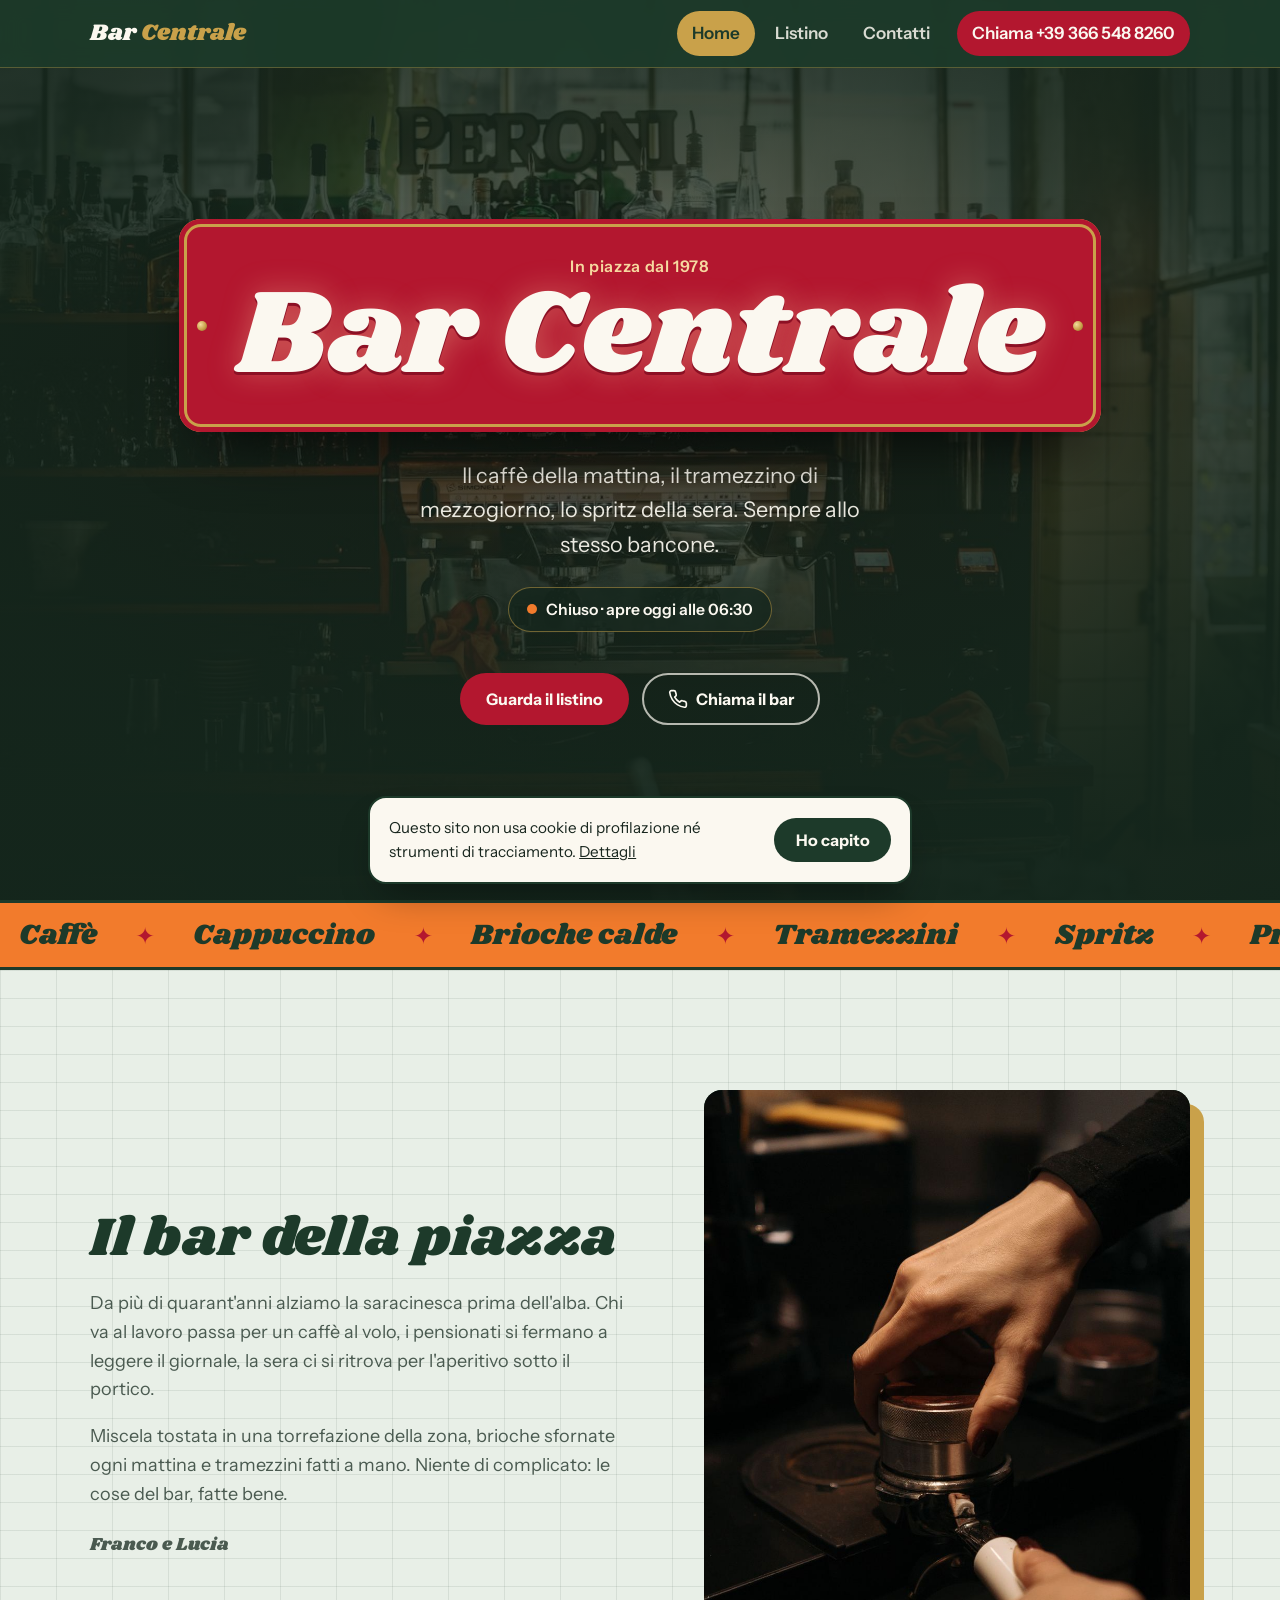
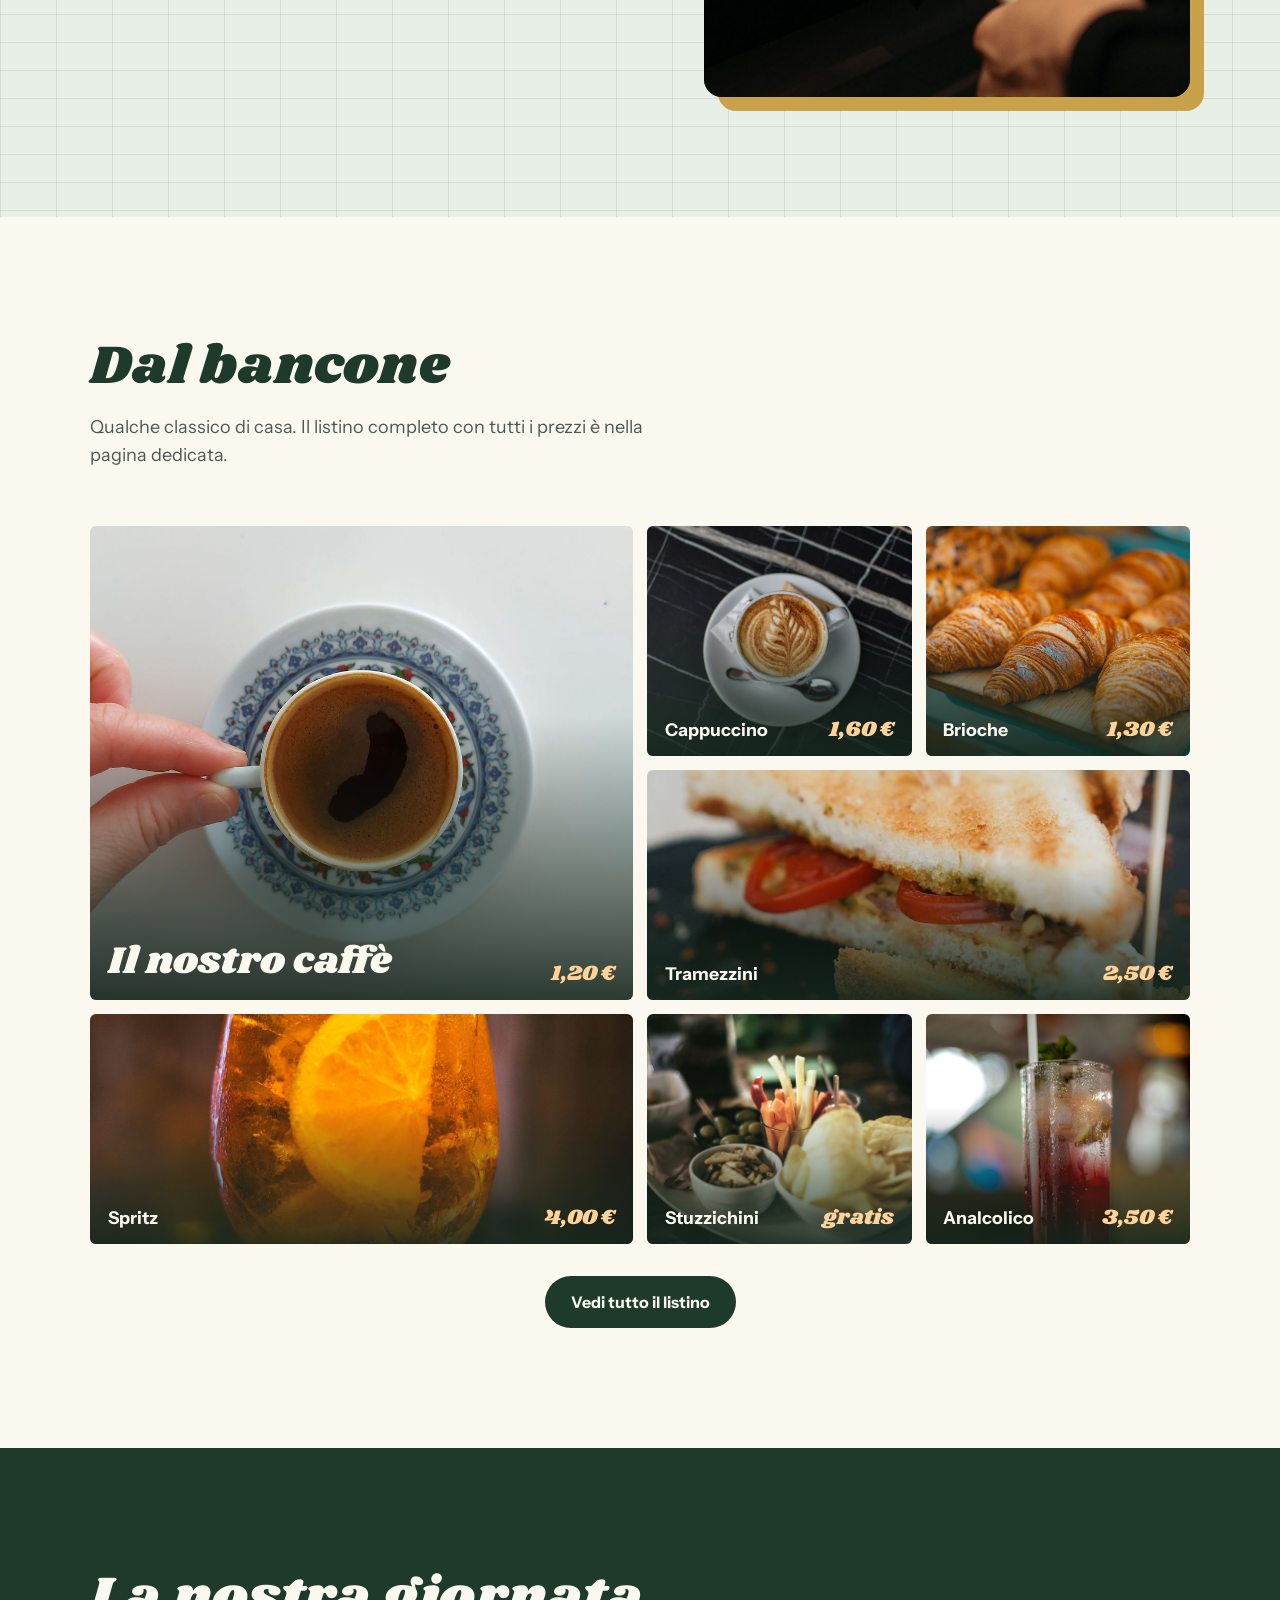
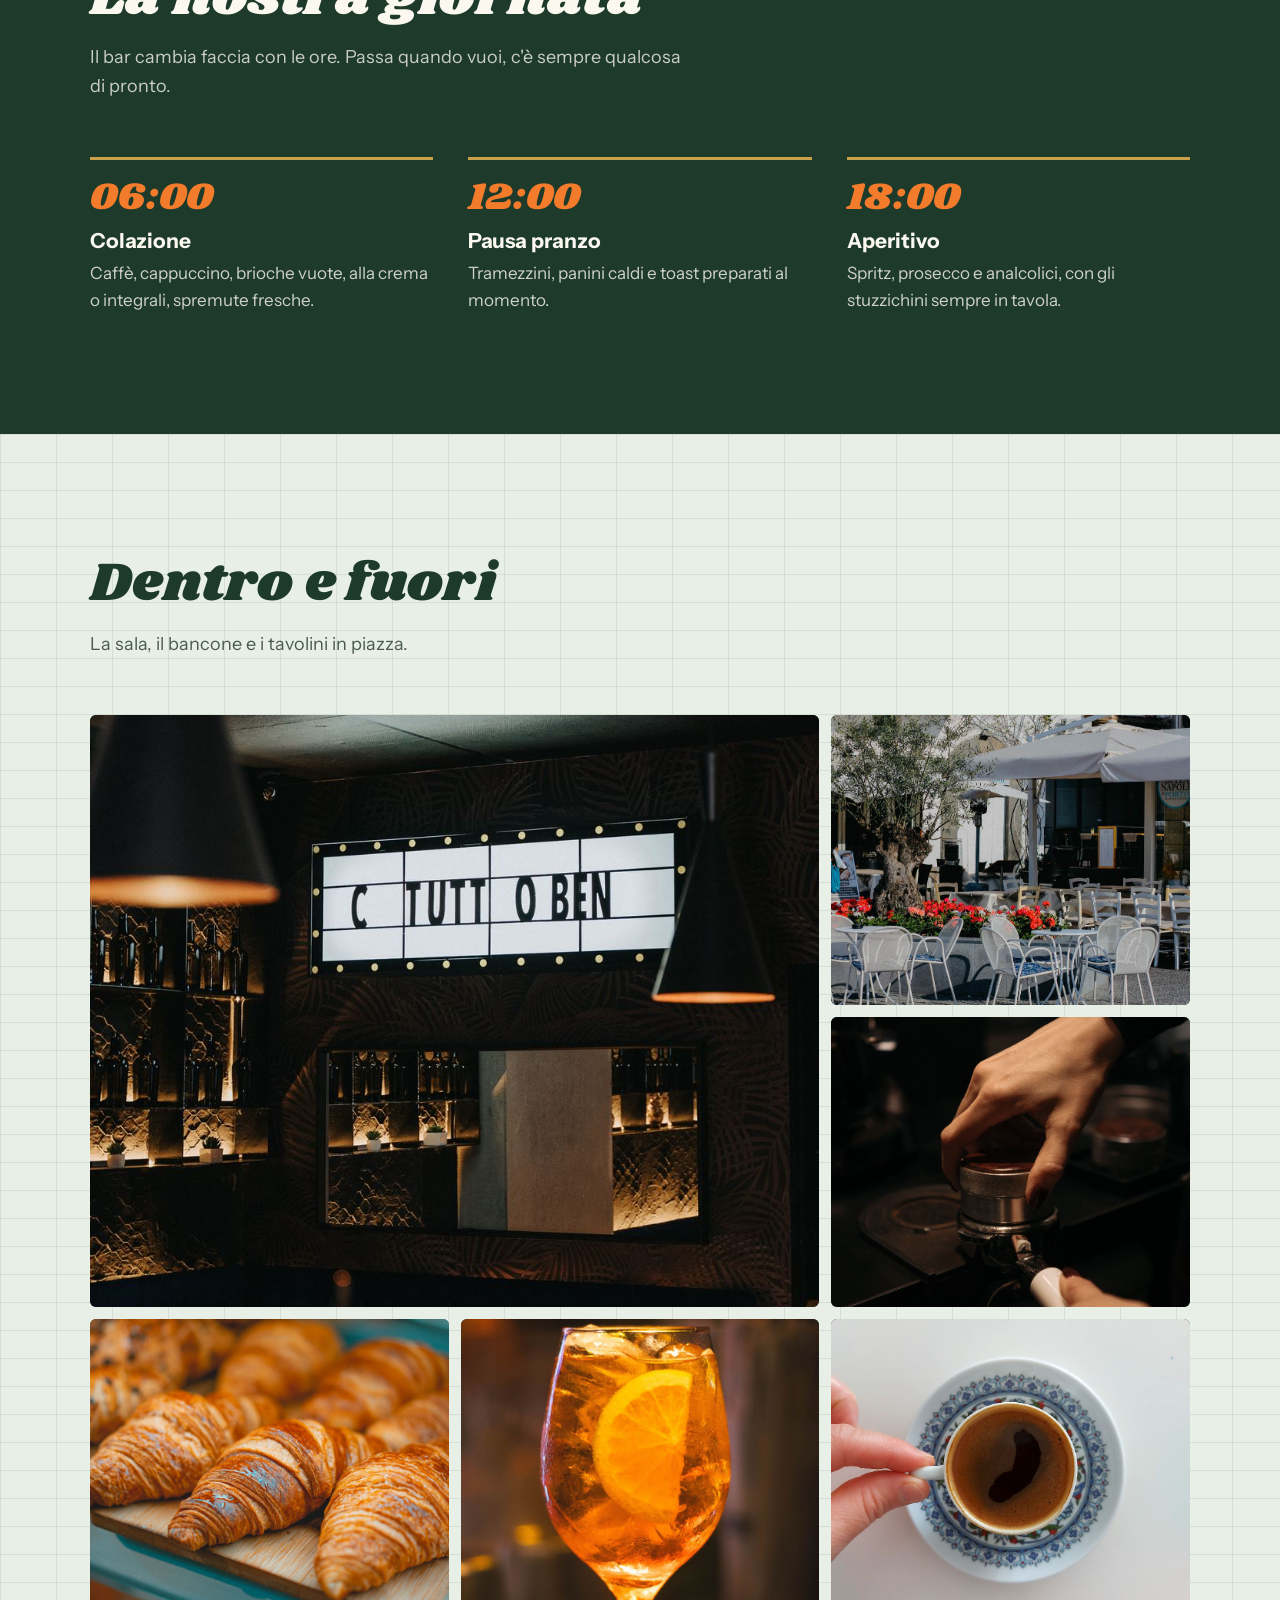
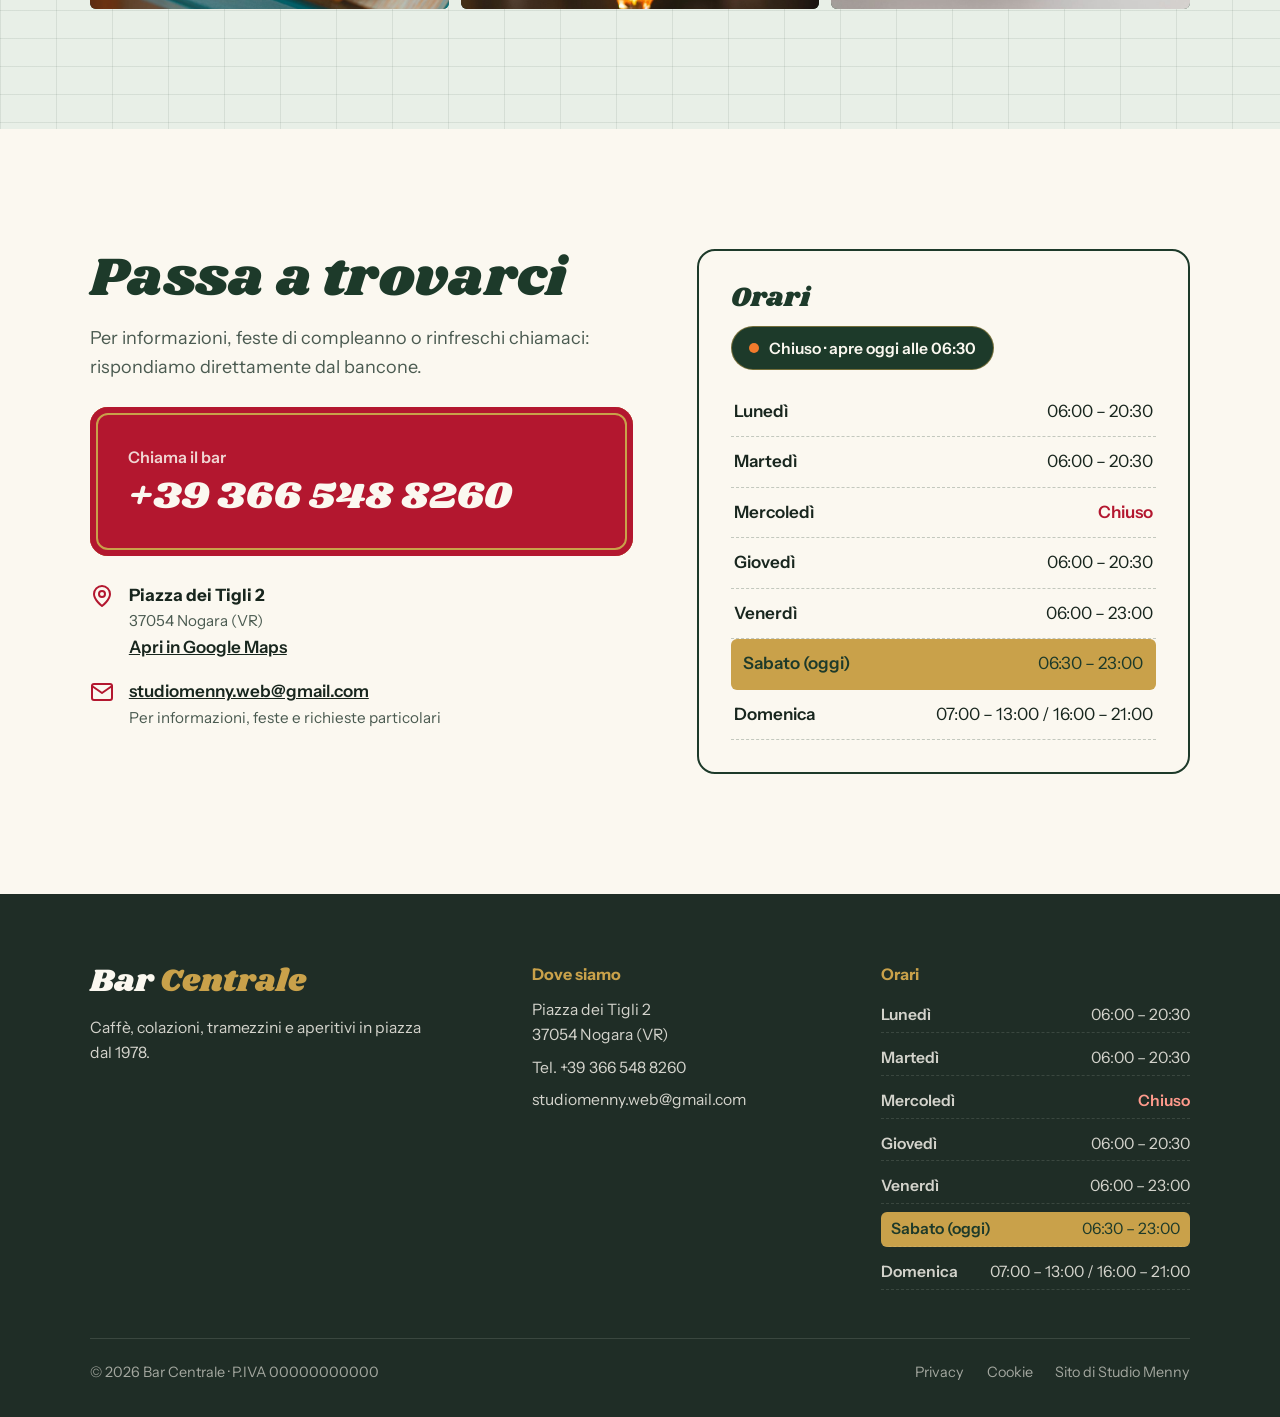
<file: index.html>
<!DOCTYPE html>
<html lang="it">
<head>
<meta charset="utf-8">
<meta name="viewport" content="width=device-width, initial-scale=1, viewport-fit=cover">
<title>Bar Centrale · Caffè e aperitivi in piazza</title>
<meta name="description" content="Il bar della piazza: caffè, colazioni, tramezzini e aperitivi. Orari, listino e contatti.">
<meta name="theme-color" content="#1d3a2a">
<meta property="og:title" content="Bar Centrale · Caffè e aperitivi in piazza">
<meta property="og:description" content="Il bar della piazza: caffè, colazioni, tramezzini e aperitivi. Orari, listino e contatti.">
<meta property="og:type" content="website">
<meta property="og:image" content="https://studiomenny.github.io/BAR-CENTRALE/img/hero.jpg">
<link rel="icon" href="favicon.svg" type="image/svg+xml">
<link rel="stylesheet" href="css/style.css">
<link rel="preload" as="image" href="img/hero.jpg" fetchpriority="high">
<script>document.documentElement.classList.add("js");setTimeout(function(){if(!window.barPronto)document.documentElement.classList.remove("js")},3000);</script>
</head>
<body>
<a class="salta" href="#contenuto">Vai al contenuto</a>
<header class="header">
  <div class="wrap">
    <a class="logo" href="index.html" aria-label="Bar Centrale, torna alla home">Bar <span>Centrale</span></a>
    <button class="burger" type="button" aria-label="Apri il menu" aria-expanded="false" aria-controls="nav"><span></span></button>
    <nav class="nav" id="nav" aria-label="Menu principale">
      <ul><li><a href="index.html" aria-current="page">Home</a></li><li><a href="menu.html">Listino</a></li><li><a href="contatti.html">Contatti</a></li><li><a class="nav-chiama" href="tel:+393665488260">Chiama +39 366 548 8260</a></li></ul>
    </nav>
  </div>
</header>
<main id="contenuto">

<section class="hero">
  <div class="hero-foto"><figure class="foto " data-nome="Foto mancante: img/hero.jpg"><img src="img/hero.jpg" alt="Il bancone del Bar Centrale con la macchina del caffè" width="1920" height="1280" fetchpriority="high" onerror="this.parentElement.classList.add('noimg')"></figure></div>
  <div class="hero-contenuto">
    <div class="insegna">
      <span class="insegna-anno">In piazza dal 1978</span>
      <h1>Bar Centrale</h1>
    </div>
    <p class="hero-sotto">Il caffè della mattina, il tramezzino di mezzogiorno, lo spritz della sera. Sempre allo stesso bancone.</p>
    <p class="stato" data-stato aria-live="polite"></p>
    <div class="hero-azioni">
      <a class="btn btn-rosso" href="menu.html">Guarda il listino</a>
      <a class="btn btn-chiaro" href="tel:+393665488260"><svg viewBox="0 0 24 24" fill="none" stroke="currentColor" stroke-width="2" stroke-linecap="round" stroke-linejoin="round" aria-hidden="true"><path d="M22 16.9v3a2 2 0 0 1-2.2 2 19.8 19.8 0 0 1-8.6-3.1 19.5 19.5 0 0 1-6-6A19.8 19.8 0 0 1 2.1 4.2 2 2 0 0 1 4.1 2h3a2 2 0 0 1 2 1.7c.1.9.4 1.8.7 2.7a2 2 0 0 1-.5 2.1L8 9.8a16 16 0 0 0 6 6l1.3-1.3a2 2 0 0 1 2.1-.4c.9.3 1.8.6 2.7.7a2 2 0 0 1 1.7 2z"/></svg> Chiama il bar</a>
    </div>
  </div>
</section>

<div class="striscia" aria-hidden="true"><div class="striscia-traccia"><ul><li>Caffè</li><li>Cappuccino</li><li>Brioche calde</li><li>Tramezzini</li><li>Spritz</li><li>Prosecco</li><li>Gelati</li><li>Stuzzichini</li><li>Cioccolata calda</li></ul><ul><li>Caffè</li><li>Cappuccino</li><li>Brioche calde</li><li>Tramezzini</li><li>Spritz</li><li>Prosecco</li><li>Gelati</li><li>Stuzzichini</li><li>Cioccolata calda</li></ul></div></div>

<section class="sezione piastrelle" id="il-bar">
  <div class="wrap ilbar-grid">
    <div class="ilbar-testo">
      <h2>Il bar della piazza</h2>
      <p>Da più di quarant'anni alziamo la saracinesca prima dell'alba. Chi va al lavoro passa per un caffè al volo, i pensionati si fermano a leggere il giornale, la sera ci si ritrova per l'aperitivo sotto il portico.</p>
      <p>Miscela tostata in una torrefazione della zona, brioche sfornate ogni mattina e tramezzini fatti a mano. Niente di complicato: le cose del bar, fatte bene.</p>
      <p class="firma">Franco e Lucia</p>
    </div>
    <figure class="foto ilbar-foto" data-nome="Foto mancante: img/barista.jpg"><img src="img/barista.jpg" alt="Il barista prepara un caffè al bancone" width="1000" height="1250" decoding="async" onerror="this.parentElement.classList.add('noimg')"></figure>
  </div>
</section>

<section class="sezione" id="prodotti">
  <div class="wrap">
    <div class="intro-sezione">
      <h2>Dal bancone</h2>
      <p>Qualche classico di casa. Il listino completo con tutti i prezzi è nella pagina dedicata.</p>
    </div>
    <div class="mosaico">
      <article class="prodotto grande"><figure class="foto " data-nome="Foto mancante: img/caffe.jpg"><img src="img/caffe.jpg" alt="Espresso in tazzina" width="1200" height="900" decoding="async" onerror="this.parentElement.classList.add('noimg')"></figure><div class="prodotto-testo"><h3>Il nostro caffè</h3><span class="prezzo">1,20 €</span></div></article>
      <article class="prodotto "><figure class="foto " data-nome="Foto mancante: img/cappuccino.jpg"><img src="img/cappuccino.jpg" alt="Cappuccino con schiuma" width="1200" height="900" decoding="async" onerror="this.parentElement.classList.add('noimg')"></figure><div class="prodotto-testo"><h3>Cappuccino</h3><span class="prezzo">1,60 €</span></div></article>
      <article class="prodotto "><figure class="foto " data-nome="Foto mancante: img/brioche.jpg"><img src="img/brioche.jpg" alt="Brioche in vetrina" width="1200" height="900" decoding="async" onerror="this.parentElement.classList.add('noimg')"></figure><div class="prodotto-testo"><h3>Brioche</h3><span class="prezzo">1,30 €</span></div></article>
      <article class="prodotto largo"><figure class="foto " data-nome="Foto mancante: img/tramezzini.jpg"><img src="img/tramezzini.jpg" alt="Tramezzini sul bancone" width="1200" height="900" decoding="async" onerror="this.parentElement.classList.add('noimg')"></figure><div class="prodotto-testo"><h3>Tramezzini</h3><span class="prezzo">2,50 €</span></div></article>
      <article class="prodotto largo"><figure class="foto " data-nome="Foto mancante: img/spritz.jpg"><img src="img/spritz.jpg" alt="Spritz con fetta d'arancia" width="1200" height="900" decoding="async" onerror="this.parentElement.classList.add('noimg')"></figure><div class="prodotto-testo"><h3>Spritz</h3><span class="prezzo">4,00 €</span></div></article>
      <article class="prodotto "><figure class="foto " data-nome="Foto mancante: img/stuzzichini.jpg"><img src="img/stuzzichini.jpg" alt="Stuzzichini per l'aperitivo" width="1200" height="900" decoding="async" onerror="this.parentElement.classList.add('noimg')"></figure><div class="prodotto-testo"><h3>Stuzzichini</h3><span class="prezzo">gratis</span></div></article>
      <article class="prodotto "><figure class="foto " data-nome="Foto mancante: img/aperitivo-analcolico.jpg"><img src="img/aperitivo-analcolico.jpg" alt="Aperitivo analcolico" width="1200" height="900" decoding="async" onerror="this.parentElement.classList.add('noimg')"></figure><div class="prodotto-testo"><h3>Analcolico</h3><span class="prezzo">3,50 €</span></div></article>
    </div>
    <div class="mosaico-piede"><a class="btn btn-verde" href="menu.html">Vedi tutto il listino</a></div>
  </div>
</section>

<section class="sezione giornata">
  <div class="wrap">
    <div class="intro-sezione">
      <h2>La nostra giornata</h2>
      <p>Il bar cambia faccia con le ore. Passa quando vuoi, c'è sempre qualcosa di pronto.</p>
    </div>
    <ol class="momenti">
      <li class="momento"><time>06:00</time><h3>Colazione</h3><p>Caffè, cappuccino, brioche vuote, alla crema o integrali, spremute fresche.</p></li>
      <li class="momento"><time>12:00</time><h3>Pausa pranzo</h3><p>Tramezzini, panini caldi e toast preparati al momento.</p></li>
      <li class="momento"><time>18:00</time><h3>Aperitivo</h3><p>Spritz, prosecco e analcolici, con gli stuzzichini sempre in tavola.</p></li>
    </ol>
  </div>
</section>

<section class="sezione piastrelle" id="galleria">
  <div class="wrap">
    <div class="intro-sezione"><h2>Dentro e fuori</h2><p>La sala, il bancone e i tavolini in piazza.</p></div>
    <div class="galleria">
      <button type="button" aria-label="Ingrandisci: La sala interna del bar"><figure class="foto " data-nome="Foto mancante: img/interno.jpg"><img src="img/interno.jpg" alt="La sala interna del bar" width="1200" height="1200" decoding="async" onerror="this.parentElement.classList.add('noimg')"></figure></button>
      <button type="button" aria-label="Ingrandisci: I tavolini fuori in piazza"><figure class="foto " data-nome="Foto mancante: img/dehors.jpg"><img src="img/dehors.jpg" alt="I tavolini fuori in piazza" width="1200" height="1200" decoding="async" onerror="this.parentElement.classList.add('noimg')"></figure></button>
      <button type="button" aria-label="Ingrandisci: Il barista prepara un caffè"><figure class="foto " data-nome="Foto mancante: img/barista.jpg"><img src="img/barista.jpg" alt="Il barista prepara un caffè" width="1200" height="1200" decoding="async" onerror="this.parentElement.classList.add('noimg')"></figure></button>
      <button type="button" aria-label="Ingrandisci: La vetrina delle brioche"><figure class="foto " data-nome="Foto mancante: img/brioche.jpg"><img src="img/brioche.jpg" alt="La vetrina delle brioche" width="1200" height="1200" decoding="async" onerror="this.parentElement.classList.add('noimg')"></figure></button>
      <button type="button" aria-label="Ingrandisci: Spritz al tramonto"><figure class="foto " data-nome="Foto mancante: img/spritz.jpg"><img src="img/spritz.jpg" alt="Spritz al tramonto" width="1200" height="1200" decoding="async" onerror="this.parentElement.classList.add('noimg')"></figure></button>
      <button type="button" aria-label="Ingrandisci: Un espresso appena fatto"><figure class="foto " data-nome="Foto mancante: img/caffe.jpg"><img src="img/caffe.jpg" alt="Un espresso appena fatto" width="1200" height="1200" decoding="async" onerror="this.parentElement.classList.add('noimg')"></figure></button>
    </div>
  </div>
</section>

<section class="sezione" id="contatti">
  <div class="wrap contatti-rapidi">
    <div>
      <h2>Passa a trovarci</h2>
      <p style="color:var(--testo-2);margin-top:.9rem;font-size:1.125rem">Per informazioni, feste di compleanno o rinfreschi chiamaci: rispondiamo direttamente dal bancone.</p>
      <a class="chiama-grande" href="tel:+393665488260" style="margin-top:1.6rem"><small>Chiama il bar</small><strong>+39 366 548 8260</strong></a>
      <ul class="dati">
        <li><svg viewBox="0 0 24 24" fill="none" stroke="currentColor" stroke-width="2" stroke-linecap="round" stroke-linejoin="round" aria-hidden="true"><path d="M20 10c0 6-8 12-8 12s-8-6-8-12a8 8 0 0 1 16 0z"/><circle cx="12" cy="10" r="3"/></svg><div><strong>Piazza dei Tigli 2</strong><span>37054 Nogara (VR)</span><a href="https://www.google.com/maps/search/?api=1&amp;query=Nogara+VR" target="_blank" rel="noopener">Apri in Google Maps</a></div></li>
        <li><svg viewBox="0 0 24 24" fill="none" stroke="currentColor" stroke-width="2" stroke-linecap="round" stroke-linejoin="round" aria-hidden="true"><rect x="2" y="4" width="20" height="16" rx="2"/><path d="m22 6-10 7L2 6"/></svg><div><a href="mailto:studiomenny.web@gmail.com">studiomenny.web@gmail.com</a><span>Per informazioni, feste e richieste particolari</span></div></li>
      </ul>
    </div>
    <div class="orari-box">
      <h3>Orari</h3>
      <p class="stato" data-stato aria-live="polite"></p>
      <ul class="orari" data-orari><li><span>Chiamaci per gli orari</span><span>+39 366 548 8260</span></li></ul>
    </div>
  </div>
</section>

<div class="lightbox" role="dialog" aria-modal="true" aria-label="Foto ingrandita">
  <button class="lightbox-chiudi" type="button" aria-label="Chiudi la foto">×</button>
  <img alt="">
</div>
</main>
<footer class="footer">
  <div class="wrap">
    <div class="footer-grid">
      <div>
        <a class="logo" href="index.html">Bar <span>Centrale</span></a>
        <p style="margin-top:1rem;max-width:22rem">Caffè, colazioni, tramezzini e aperitivi in piazza dal 1978.</p>
      </div>
      <div>
        <h3>Dove siamo</h3>
        <ul>
          <li>Piazza dei Tigli 2<br>37054 Nogara (VR)</li>
          <li><a href="tel:+393665488260">Tel. +39 366 548 8260</a></li>
          <li><a href="mailto:studiomenny.web@gmail.com">studiomenny.web@gmail.com</a></li>
        </ul>
      </div>
      <div>
        <h3>Orari</h3>
        <ul class="orari" data-orari><li><span>Chiamaci per gli orari</span><span><a href="tel:+393665488260">+39 366 548 8260</a></span></li></ul>
      </div>
    </div>
    <div class="footer-fondo">
      <span>© <span data-anno>2026</span> Bar Centrale · P.IVA 00000000000</span>
      <ul>
        <li><a href="privacy.html">Privacy</a></li>
        <li><a href="cookie.html">Cookie</a></li>
        <li><a href="https://www.studiomenny.it/" target="_blank" rel="noopener">Sito di Studio Menny</a></li>
      </ul>
    </div>
  </div>
</footer>
<div class="cookie" role="region" aria-label="Informativa cookie">
  <p>Questo sito non usa cookie di profilazione né strumenti di tracciamento. <a href="cookie.html">Dettagli</a></p>
  <button class="btn btn-verde" type="button">Ho capito</button>
</div>
<button class="su" type="button" aria-label="Torna in cima alla pagina"><svg viewBox="0 0 24 24" fill="none" stroke="currentColor" stroke-width="2.5" stroke-linecap="round" stroke-linejoin="round" aria-hidden="true"><path d="m18 15-6-6-6 6"/></svg></button>
<script src="js/main.js" defer></script>
</body>
</html>
</file>
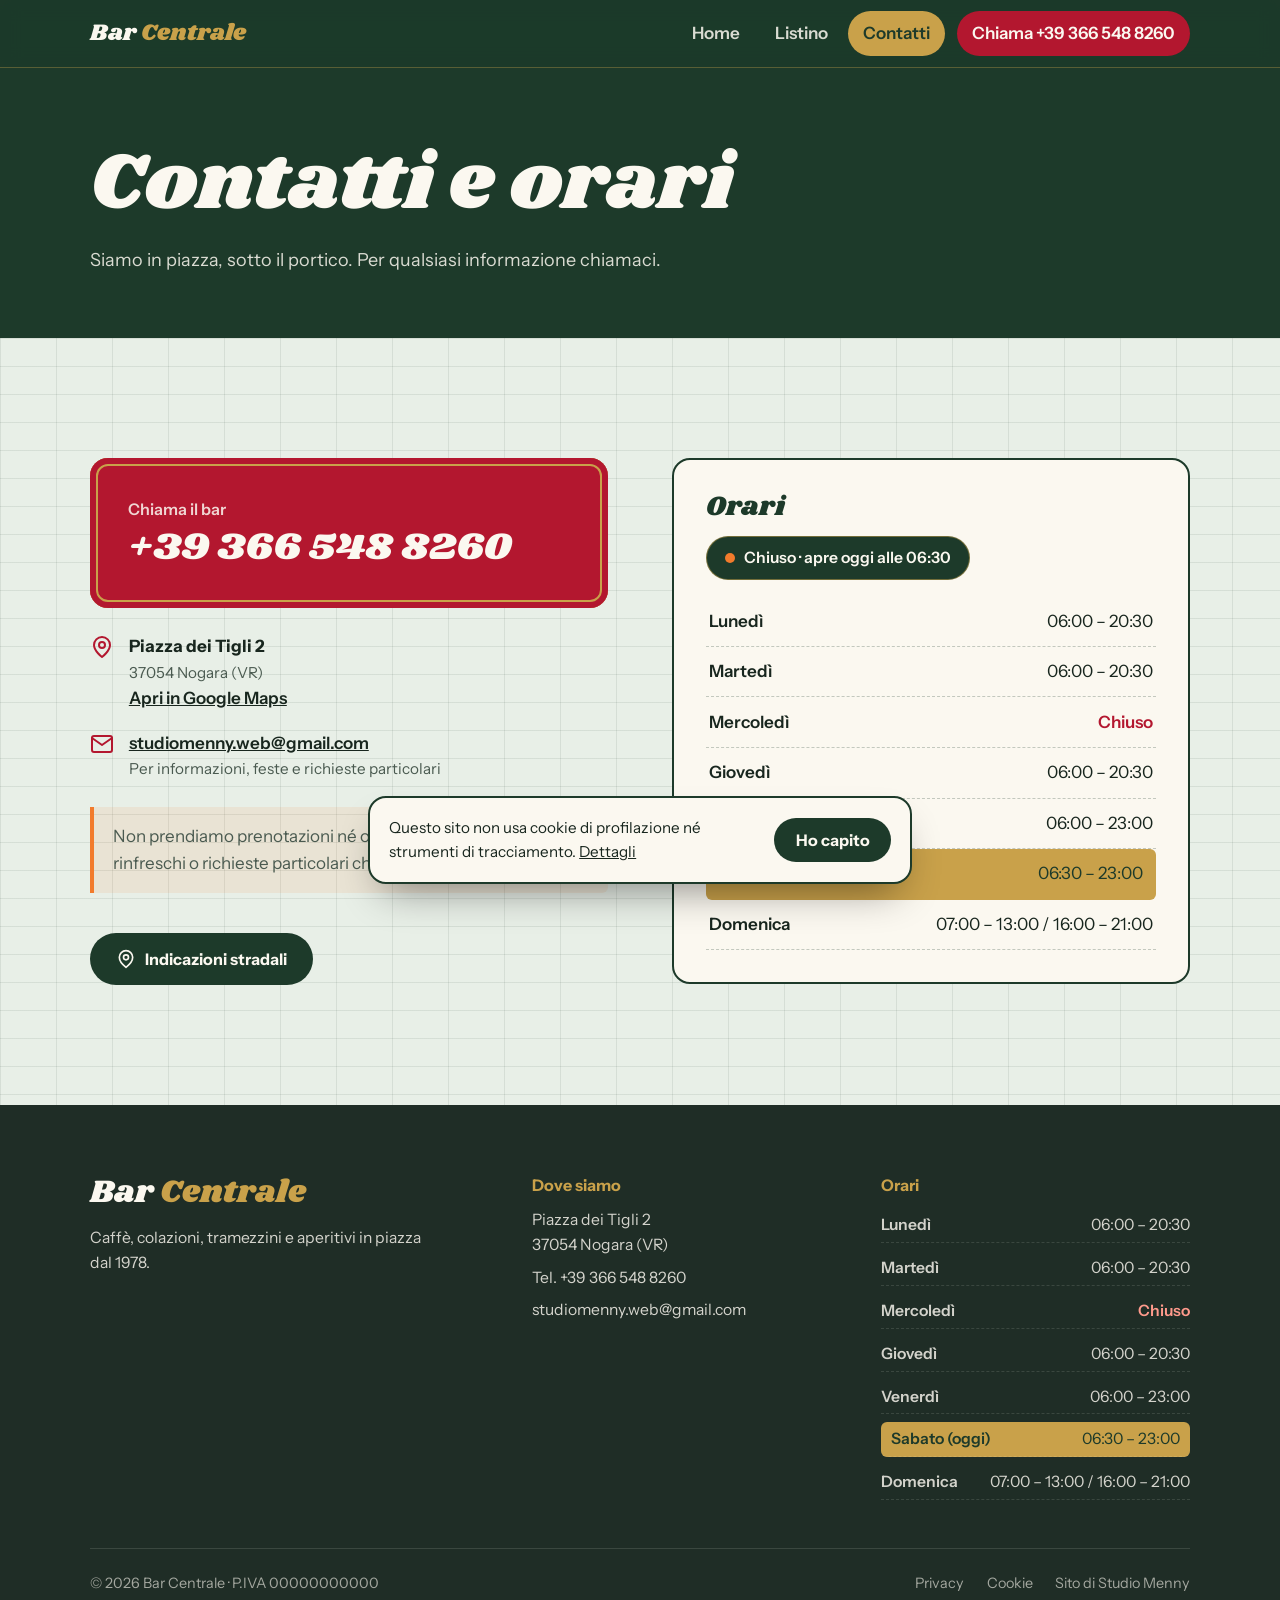
<file: contatti.html>
<!DOCTYPE html>
<html lang="it">
<head>
<meta charset="utf-8">
<meta name="viewport" content="width=device-width, initial-scale=1, viewport-fit=cover">
<title>Contatti e orari · Bar Centrale</title>
<meta name="description" content="Telefono, email, indirizzo e orari del Bar Centrale in piazza.">
<meta name="theme-color" content="#1d3a2a">
<meta property="og:title" content="Contatti e orari · Bar Centrale">
<meta property="og:description" content="Telefono, email, indirizzo e orari del Bar Centrale in piazza.">
<meta property="og:type" content="website">
<meta property="og:image" content="https://studiomenny.github.io/BAR-CENTRALE/img/hero.jpg">
<link rel="icon" href="favicon.svg" type="image/svg+xml">
<link rel="stylesheet" href="css/style.css">
</head>
<body>
<a class="salta" href="#contenuto">Vai al contenuto</a>
<header class="header">
  <div class="wrap">
    <a class="logo" href="index.html" aria-label="Bar Centrale, torna alla home">Bar <span>Centrale</span></a>
    <button class="burger" type="button" aria-label="Apri il menu" aria-expanded="false" aria-controls="nav"><span></span></button>
    <nav class="nav" id="nav" aria-label="Menu principale">
      <ul><li><a href="index.html">Home</a></li><li><a href="menu.html">Listino</a></li><li><a href="contatti.html" aria-current="page">Contatti</a></li><li><a class="nav-chiama" href="tel:+393665488260">Chiama +39 366 548 8260</a></li></ul>
    </nav>
  </div>
</header>
<main id="contenuto">

<section class="testata">
  <div class="wrap">
    <h1>Contatti e orari</h1>
    <p>Siamo in piazza, sotto il portico. Per qualsiasi informazione chiamaci.</p>
  </div>
</section>
<section class="sezione piastrelle">
  <div class="wrap contatti-pagina">
    <div>
      <a class="chiama-grande" href="tel:+393665488260"><small>Chiama il bar</small><strong>+39 366 548 8260</strong></a>
      <ul class="dati">
        <li><svg viewBox="0 0 24 24" fill="none" stroke="currentColor" stroke-width="2" stroke-linecap="round" stroke-linejoin="round" aria-hidden="true"><path d="M20 10c0 6-8 12-8 12s-8-6-8-12a8 8 0 0 1 16 0z"/><circle cx="12" cy="10" r="3"/></svg><div><strong>Piazza dei Tigli 2</strong><span>37054 Nogara (VR)</span><a href="https://www.google.com/maps/search/?api=1&amp;query=Nogara+VR" target="_blank" rel="noopener">Apri in Google Maps</a></div></li>
        <li><svg viewBox="0 0 24 24" fill="none" stroke="currentColor" stroke-width="2" stroke-linecap="round" stroke-linejoin="round" aria-hidden="true"><rect x="2" y="4" width="20" height="16" rx="2"/><path d="m22 6-10 7L2 6"/></svg><div><a href="mailto:studiomenny.web@gmail.com">studiomenny.web@gmail.com</a><span>Per informazioni, feste e richieste particolari</span></div></li>
      </ul>
      <p class="avviso">Non prendiamo prenotazioni né ordini online: per feste, rinfreschi o richieste particolari chiamaci o passa al bancone.</p>
      <a class="btn btn-verde" href="https://www.google.com/maps/search/?api=1&amp;query=Nogara+VR" target="_blank" rel="noopener"><svg viewBox="0 0 24 24" fill="none" stroke="currentColor" stroke-width="2" stroke-linecap="round" stroke-linejoin="round" aria-hidden="true"><path d="M20 10c0 6-8 12-8 12s-8-6-8-12a8 8 0 0 1 16 0z"/><circle cx="12" cy="10" r="3"/></svg> Indicazioni stradali</a>
    </div>
    <div class="orari-box">
      <h3>Orari</h3>
      <p class="stato" data-stato aria-live="polite"></p>
      <ul class="orari" data-orari><li><span>Chiamaci per gli orari</span><span>+39 366 548 8260</span></li></ul>
    </div>
  </div>
</section>
</main>
<footer class="footer">
  <div class="wrap">
    <div class="footer-grid">
      <div>
        <a class="logo" href="index.html">Bar <span>Centrale</span></a>
        <p style="margin-top:1rem;max-width:22rem">Caffè, colazioni, tramezzini e aperitivi in piazza dal 1978.</p>
      </div>
      <div>
        <h3>Dove siamo</h3>
        <ul>
          <li>Piazza dei Tigli 2<br>37054 Nogara (VR)</li>
          <li><a href="tel:+393665488260">Tel. +39 366 548 8260</a></li>
          <li><a href="mailto:studiomenny.web@gmail.com">studiomenny.web@gmail.com</a></li>
        </ul>
      </div>
      <div>
        <h3>Orari</h3>
        <ul class="orari" data-orari><li><span>Chiamaci per gli orari</span><span><a href="tel:+393665488260">+39 366 548 8260</a></span></li></ul>
      </div>
    </div>
    <div class="footer-fondo">
      <span>© <span data-anno>2026</span> Bar Centrale · P.IVA 00000000000</span>
      <ul>
        <li><a href="privacy.html">Privacy</a></li>
        <li><a href="cookie.html">Cookie</a></li>
        <li><a href="https://www.studiomenny.it/" target="_blank" rel="noopener">Sito di Studio Menny</a></li>
      </ul>
    </div>
  </div>
</footer>
<div class="cookie" role="region" aria-label="Informativa cookie">
  <p>Questo sito non usa cookie di profilazione né strumenti di tracciamento. <a href="cookie.html">Dettagli</a></p>
  <button class="btn btn-verde" type="button">Ho capito</button>
</div>
<button class="su" type="button" aria-label="Torna in cima alla pagina"><svg viewBox="0 0 24 24" fill="none" stroke="currentColor" stroke-width="2.5" stroke-linecap="round" stroke-linejoin="round" aria-hidden="true"><path d="m18 15-6-6-6 6"/></svg></button>
<script src="js/main.js" defer></script>
</body>
</html>
</file>
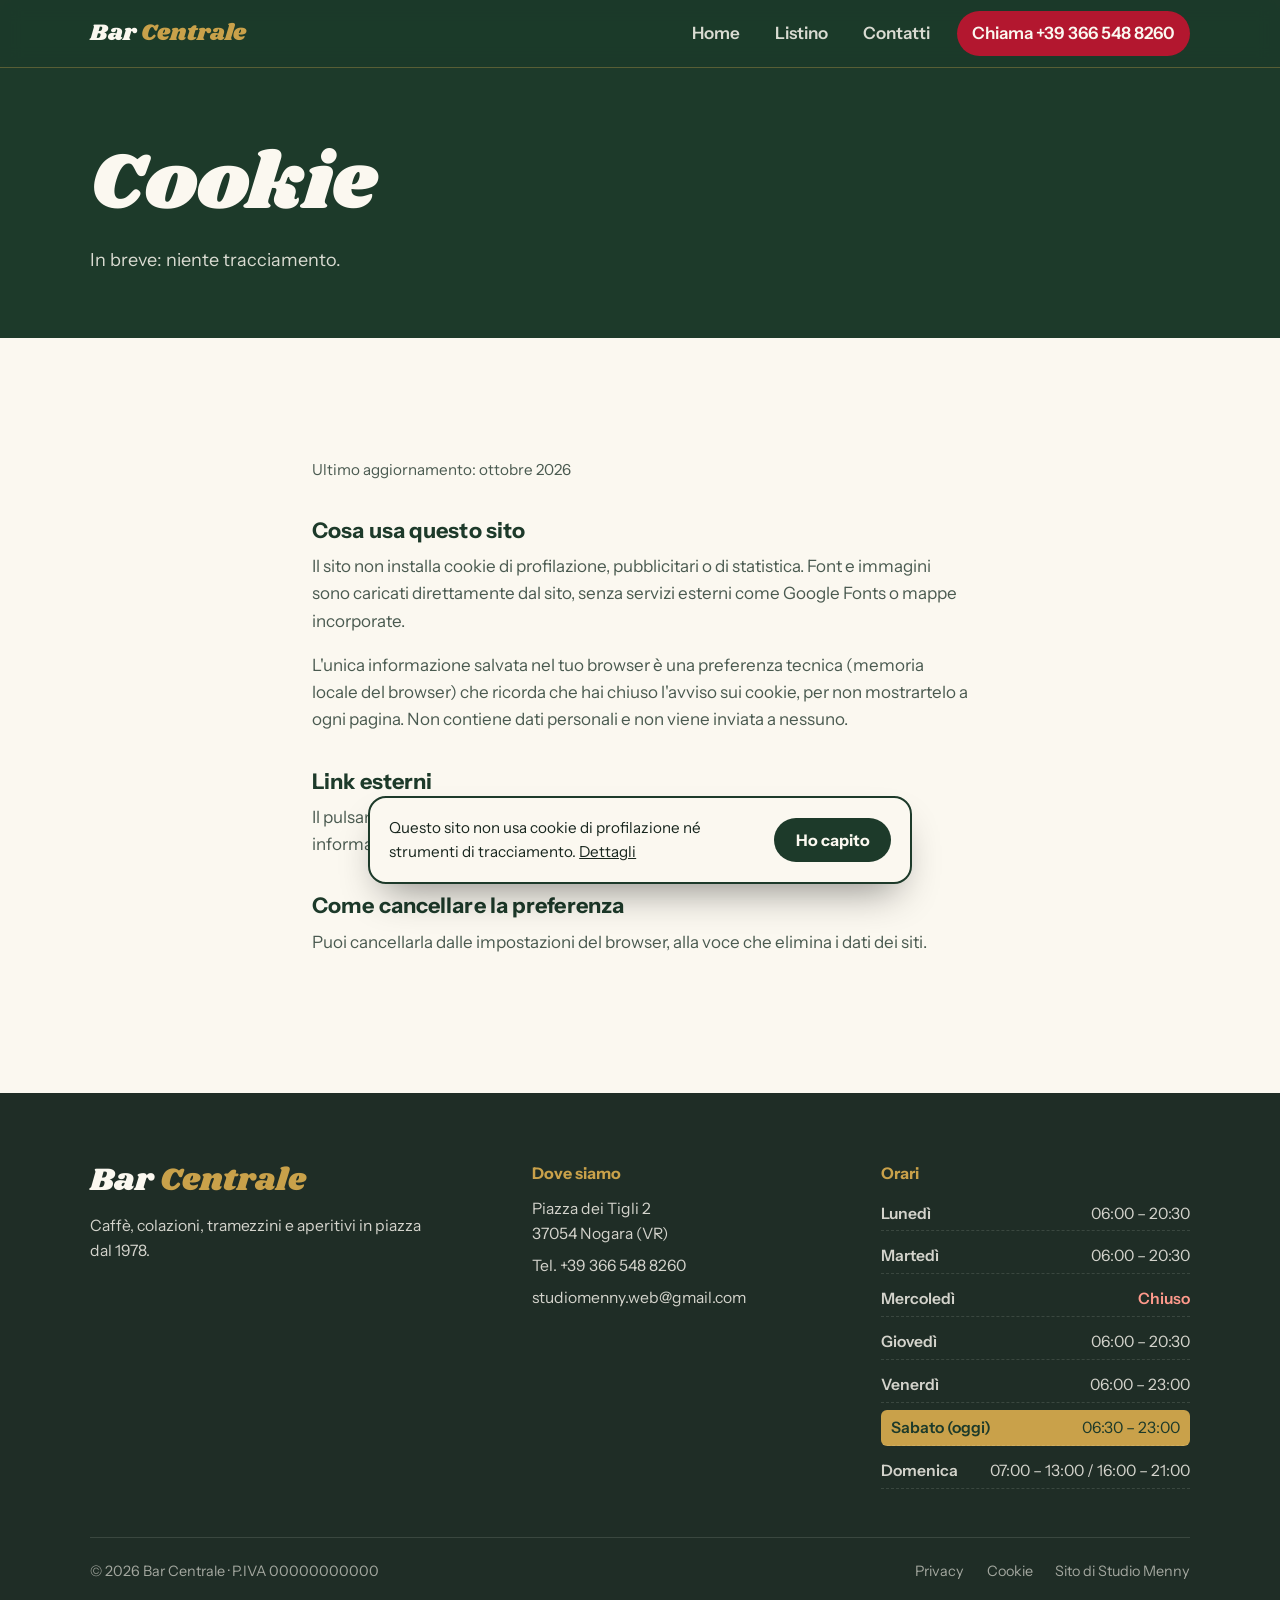
<file: cookie.html>
<!DOCTYPE html>
<html lang="it">
<head>
<meta charset="utf-8">
<meta name="viewport" content="width=device-width, initial-scale=1, viewport-fit=cover">
<title>Cookie · Bar Centrale</title>
<meta name="description" content="Informativa sui cookie del sito del Bar Centrale.">
<meta name="theme-color" content="#1d3a2a">
<meta property="og:title" content="Cookie · Bar Centrale">
<meta property="og:description" content="Informativa sui cookie del sito del Bar Centrale.">
<meta property="og:type" content="website">
<meta property="og:image" content="https://studiomenny.github.io/BAR-CENTRALE/img/hero.jpg">
<link rel="icon" href="favicon.svg" type="image/svg+xml">
<link rel="stylesheet" href="css/style.css">
</head>
<body>
<a class="salta" href="#contenuto">Vai al contenuto</a>
<header class="header">
  <div class="wrap">
    <a class="logo" href="index.html" aria-label="Bar Centrale, torna alla home">Bar <span>Centrale</span></a>
    <button class="burger" type="button" aria-label="Apri il menu" aria-expanded="false" aria-controls="nav"><span></span></button>
    <nav class="nav" id="nav" aria-label="Menu principale">
      <ul><li><a href="index.html">Home</a></li><li><a href="menu.html">Listino</a></li><li><a href="contatti.html">Contatti</a></li><li><a class="nav-chiama" href="tel:+393665488260">Chiama +39 366 548 8260</a></li></ul>
    </nav>
  </div>
</header>
<main id="contenuto">

<section class="testata"><div class="wrap"><h1>Cookie</h1><p>In breve: niente tracciamento.</p></div></section>
<section class="sezione"><div class="wrap legale">
<p class="aggiornato">Ultimo aggiornamento: ottobre 2026</p>
<h2>Cosa usa questo sito</h2>
<p>Il sito non installa cookie di profilazione, pubblicitari o di statistica. Font e immagini sono caricati direttamente dal sito, senza servizi esterni come Google Fonts o mappe incorporate.</p>
<p>L'unica informazione salvata nel tuo browser è una preferenza tecnica (memoria locale del browser) che ricorda che hai chiuso l'avviso sui cookie, per non mostrartelo a ogni pagina. Non contiene dati personali e non viene inviata a nessuno.</p>
<h2>Link esterni</h2>
<p>Il pulsante "Apri in Google Maps" porta al sito di Google, che applica la propria informativa. Il collegamento si apre solo se lo tocchi tu.</p>
<h2>Come cancellare la preferenza</h2>
<p>Puoi cancellarla dalle impostazioni del browser, alla voce che elimina i dati dei siti.</p>
</div></section>
</main>
<footer class="footer">
  <div class="wrap">
    <div class="footer-grid">
      <div>
        <a class="logo" href="index.html">Bar <span>Centrale</span></a>
        <p style="margin-top:1rem;max-width:22rem">Caffè, colazioni, tramezzini e aperitivi in piazza dal 1978.</p>
      </div>
      <div>
        <h3>Dove siamo</h3>
        <ul>
          <li>Piazza dei Tigli 2<br>37054 Nogara (VR)</li>
          <li><a href="tel:+393665488260">Tel. +39 366 548 8260</a></li>
          <li><a href="mailto:studiomenny.web@gmail.com">studiomenny.web@gmail.com</a></li>
        </ul>
      </div>
      <div>
        <h3>Orari</h3>
        <ul class="orari" data-orari><li><span>Chiamaci per gli orari</span><span><a href="tel:+393665488260">+39 366 548 8260</a></span></li></ul>
      </div>
    </div>
    <div class="footer-fondo">
      <span>© <span data-anno>2026</span> Bar Centrale · P.IVA 00000000000</span>
      <ul>
        <li><a href="privacy.html">Privacy</a></li>
        <li><a href="cookie.html">Cookie</a></li>
        <li><a href="https://www.studiomenny.it/" target="_blank" rel="noopener">Sito di Studio Menny</a></li>
      </ul>
    </div>
  </div>
</footer>
<div class="cookie" role="region" aria-label="Informativa cookie">
  <p>Questo sito non usa cookie di profilazione né strumenti di tracciamento. <a href="cookie.html">Dettagli</a></p>
  <button class="btn btn-verde" type="button">Ho capito</button>
</div>
<button class="su" type="button" aria-label="Torna in cima alla pagina"><svg viewBox="0 0 24 24" fill="none" stroke="currentColor" stroke-width="2.5" stroke-linecap="round" stroke-linejoin="round" aria-hidden="true"><path d="m18 15-6-6-6 6"/></svg></button>
<script src="js/main.js" defer></script>
</body>
</html>
</file>
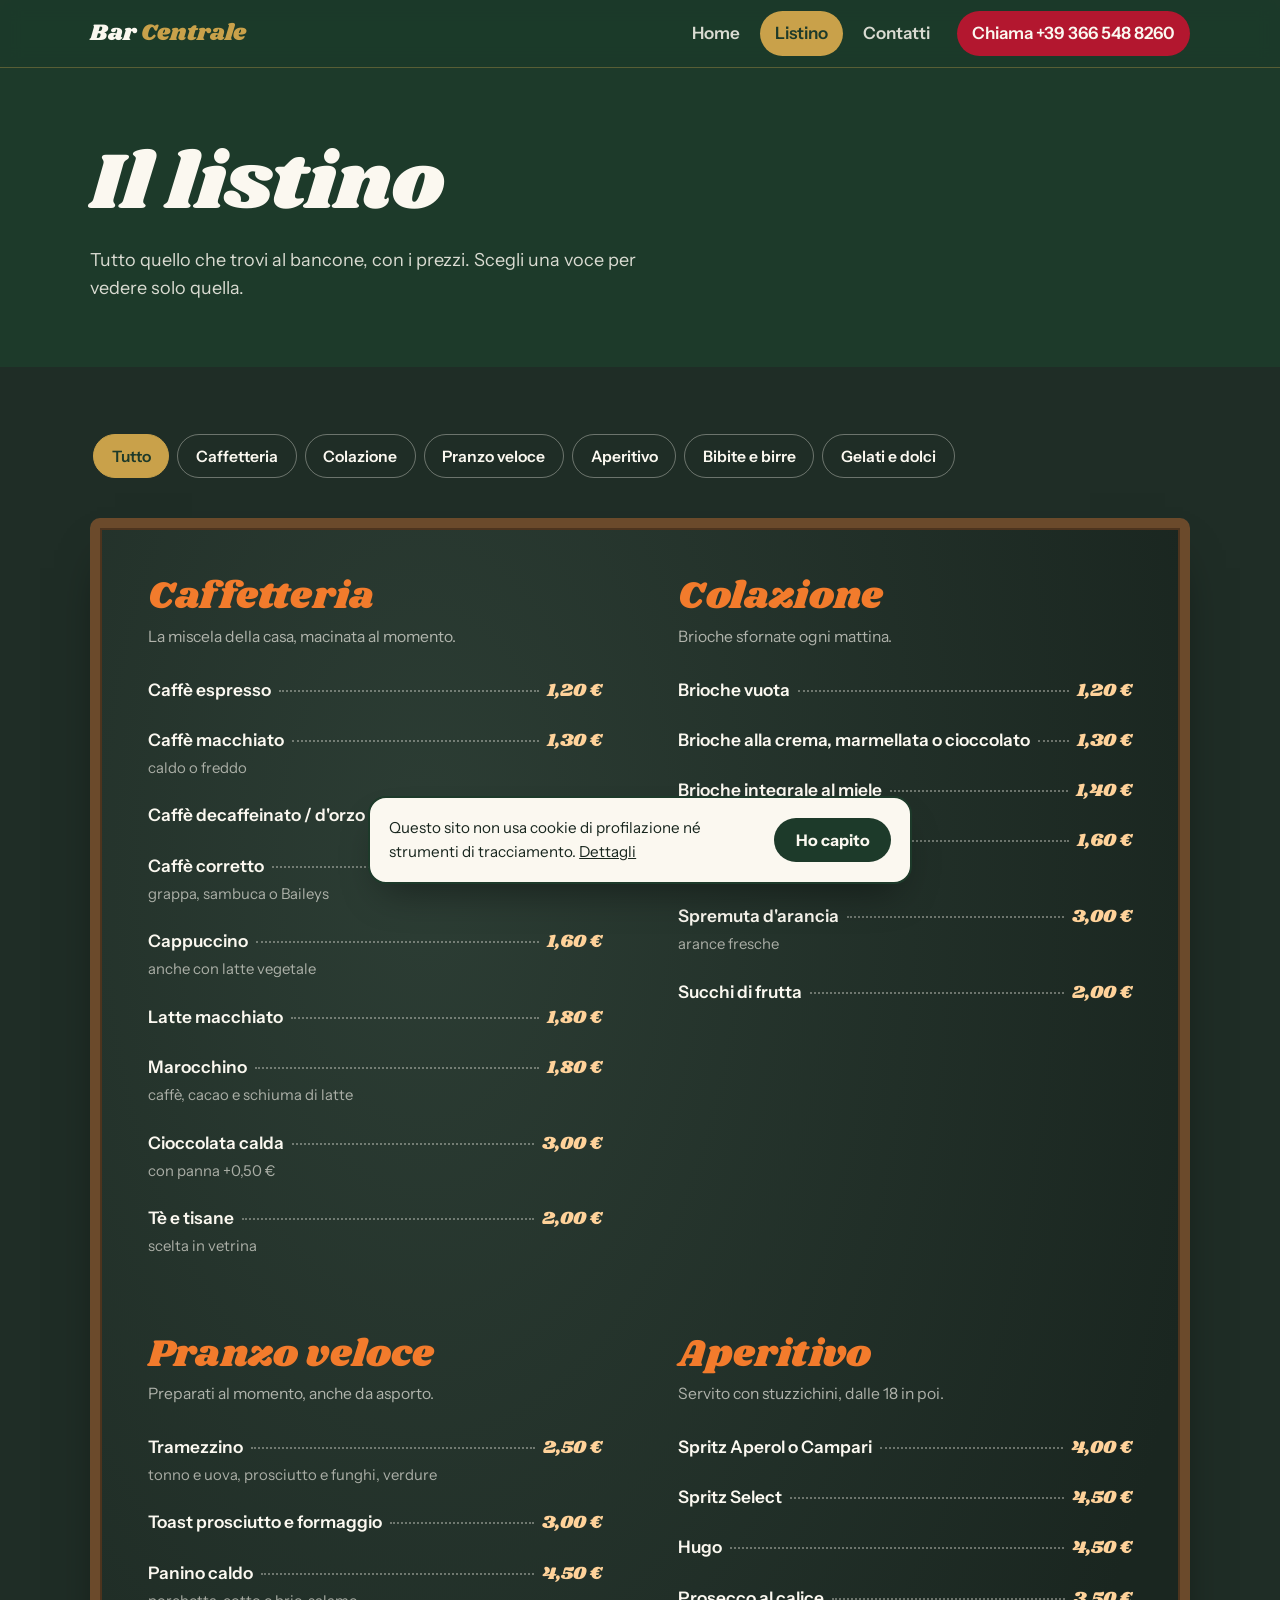
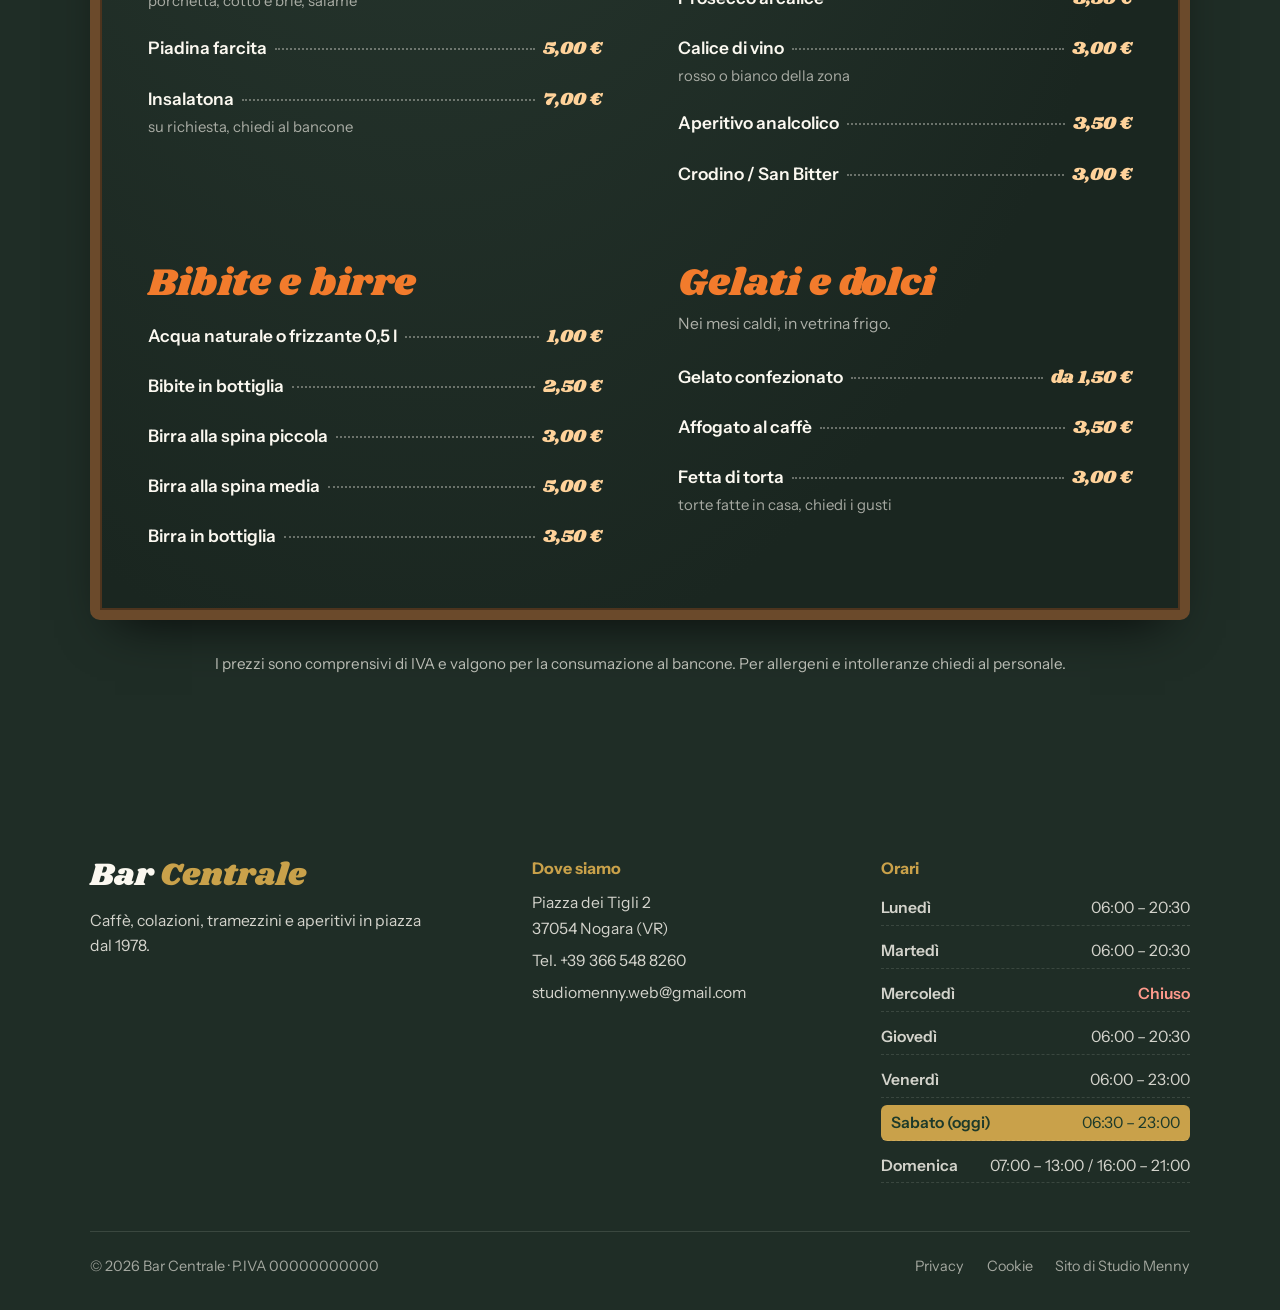
<file: menu.html>
<!DOCTYPE html>
<html lang="it">
<head>
<meta charset="utf-8">
<meta name="viewport" content="width=device-width, initial-scale=1, viewport-fit=cover">
<title>Listino · Bar Centrale</title>
<meta name="description" content="Il listino del Bar Centrale: caffetteria, colazione, pranzo veloce, aperitivo, bibite e gelati con i prezzi.">
<meta name="theme-color" content="#1d3a2a">
<meta property="og:title" content="Listino · Bar Centrale">
<meta property="og:description" content="Il listino del Bar Centrale: caffetteria, colazione, pranzo veloce, aperitivo, bibite e gelati con i prezzi.">
<meta property="og:type" content="website">
<meta property="og:image" content="https://studiomenny.github.io/BAR-CENTRALE/img/hero.jpg">
<link rel="icon" href="favicon.svg" type="image/svg+xml">
<link rel="stylesheet" href="css/style.css">
</head>
<body>
<a class="salta" href="#contenuto">Vai al contenuto</a>
<header class="header">
  <div class="wrap">
    <a class="logo" href="index.html" aria-label="Bar Centrale, torna alla home">Bar <span>Centrale</span></a>
    <button class="burger" type="button" aria-label="Apri il menu" aria-expanded="false" aria-controls="nav"><span></span></button>
    <nav class="nav" id="nav" aria-label="Menu principale">
      <ul><li><a href="index.html">Home</a></li><li><a href="menu.html" aria-current="page">Listino</a></li><li><a href="contatti.html">Contatti</a></li><li><a class="nav-chiama" href="tel:+393665488260">Chiama +39 366 548 8260</a></li></ul>
    </nav>
  </div>
</header>
<main id="contenuto">

<section class="testata">
  <div class="wrap">
    <h1>Il listino</h1>
    <p>Tutto quello che trovi al bancone, con i prezzi. Scegli una voce per vedere solo quella.</p>
  </div>
</section>
<section class="lavagna-sezione">
  <div class="wrap">
    <div class="filtri" role="group" aria-label="Filtra il listino"><button type="button" data-filtro="tutto" aria-pressed="true">Tutto</button><button type="button" data-filtro="caffetteria" aria-pressed="false">Caffetteria</button><button type="button" data-filtro="colazione" aria-pressed="false">Colazione</button><button type="button" data-filtro="pranzo" aria-pressed="false">Pranzo veloce</button><button type="button" data-filtro="aperitivo" aria-pressed="false">Aperitivo</button><button type="button" data-filtro="bibite" aria-pressed="false">Bibite e birre</button><button type="button" data-filtro="gelati" aria-pressed="false">Gelati e dolci</button></div>
    <div class="lavagna">
      <section class="categoria" id="caffetteria" aria-labelledby="t-caffetteria"><h2 id="t-caffetteria">Caffetteria</h2><p>La miscela della casa, macinata al momento.</p><ul class="voci"><li><div class="voce-riga"><strong>Caffè espresso</strong><span class="puntini" aria-hidden="true"></span><span class="voce-prezzo">1,20 €</span></div></li><li><div class="voce-riga"><strong>Caffè macchiato</strong><span class="puntini" aria-hidden="true"></span><span class="voce-prezzo">1,30 €</span></div><small>caldo o freddo</small></li><li><div class="voce-riga"><strong>Caffè decaffeinato / d'orzo / ginseng</strong><span class="puntini" aria-hidden="true"></span><span class="voce-prezzo">1,40 €</span></div></li><li><div class="voce-riga"><strong>Caffè corretto</strong><span class="puntini" aria-hidden="true"></span><span class="voce-prezzo">2,00 €</span></div><small>grappa, sambuca o Baileys</small></li><li><div class="voce-riga"><strong>Cappuccino</strong><span class="puntini" aria-hidden="true"></span><span class="voce-prezzo">1,60 €</span></div><small>anche con latte vegetale</small></li><li><div class="voce-riga"><strong>Latte macchiato</strong><span class="puntini" aria-hidden="true"></span><span class="voce-prezzo">1,80 €</span></div></li><li><div class="voce-riga"><strong>Marocchino</strong><span class="puntini" aria-hidden="true"></span><span class="voce-prezzo">1,80 €</span></div><small>caffè, cacao e schiuma di latte</small></li><li><div class="voce-riga"><strong>Cioccolata calda</strong><span class="puntini" aria-hidden="true"></span><span class="voce-prezzo">3,00 €</span></div><small>con panna +0,50 €</small></li><li><div class="voce-riga"><strong>Tè e tisane</strong><span class="puntini" aria-hidden="true"></span><span class="voce-prezzo">2,00 €</span></div><small>scelta in vetrina</small></li></ul></section>
      <section class="categoria" id="colazione" aria-labelledby="t-colazione"><h2 id="t-colazione">Colazione</h2><p>Brioche sfornate ogni mattina.</p><ul class="voci"><li><div class="voce-riga"><strong>Brioche vuota</strong><span class="puntini" aria-hidden="true"></span><span class="voce-prezzo">1,20 €</span></div></li><li><div class="voce-riga"><strong>Brioche alla crema, marmellata o cioccolato</strong><span class="puntini" aria-hidden="true"></span><span class="voce-prezzo">1,30 €</span></div></li><li><div class="voce-riga"><strong>Brioche integrale al miele</strong><span class="puntini" aria-hidden="true"></span><span class="voce-prezzo">1,40 €</span></div></li><li><div class="voce-riga"><strong>Krapfen</strong><span class="puntini" aria-hidden="true"></span><span class="voce-prezzo">1,60 €</span></div><small>solo il fine settimana</small></li><li><div class="voce-riga"><strong>Spremuta d'arancia</strong><span class="puntini" aria-hidden="true"></span><span class="voce-prezzo">3,00 €</span></div><small>arance fresche</small></li><li><div class="voce-riga"><strong>Succhi di frutta</strong><span class="puntini" aria-hidden="true"></span><span class="voce-prezzo">2,00 €</span></div></li></ul></section>
      <section class="categoria" id="pranzo" aria-labelledby="t-pranzo"><h2 id="t-pranzo">Pranzo veloce</h2><p>Preparati al momento, anche da asporto.</p><ul class="voci"><li><div class="voce-riga"><strong>Tramezzino</strong><span class="puntini" aria-hidden="true"></span><span class="voce-prezzo">2,50 €</span></div><small>tonno e uova, prosciutto e funghi, verdure</small></li><li><div class="voce-riga"><strong>Toast prosciutto e formaggio</strong><span class="puntini" aria-hidden="true"></span><span class="voce-prezzo">3,00 €</span></div></li><li><div class="voce-riga"><strong>Panino caldo</strong><span class="puntini" aria-hidden="true"></span><span class="voce-prezzo">4,50 €</span></div><small>porchetta, cotto e brie, salame</small></li><li><div class="voce-riga"><strong>Piadina farcita</strong><span class="puntini" aria-hidden="true"></span><span class="voce-prezzo">5,00 €</span></div></li><li><div class="voce-riga"><strong>Insalatona</strong><span class="puntini" aria-hidden="true"></span><span class="voce-prezzo">7,00 €</span></div><small>su richiesta, chiedi al bancone</small></li></ul></section>
      <section class="categoria" id="aperitivo" aria-labelledby="t-aperitivo"><h2 id="t-aperitivo">Aperitivo</h2><p>Servito con stuzzichini, dalle 18 in poi.</p><ul class="voci"><li><div class="voce-riga"><strong>Spritz Aperol o Campari</strong><span class="puntini" aria-hidden="true"></span><span class="voce-prezzo">4,00 €</span></div></li><li><div class="voce-riga"><strong>Spritz Select</strong><span class="puntini" aria-hidden="true"></span><span class="voce-prezzo">4,50 €</span></div></li><li><div class="voce-riga"><strong>Hugo</strong><span class="puntini" aria-hidden="true"></span><span class="voce-prezzo">4,50 €</span></div></li><li><div class="voce-riga"><strong>Prosecco al calice</strong><span class="puntini" aria-hidden="true"></span><span class="voce-prezzo">3,50 €</span></div></li><li><div class="voce-riga"><strong>Calice di vino</strong><span class="puntini" aria-hidden="true"></span><span class="voce-prezzo">3,00 €</span></div><small>rosso o bianco della zona</small></li><li><div class="voce-riga"><strong>Aperitivo analcolico</strong><span class="puntini" aria-hidden="true"></span><span class="voce-prezzo">3,50 €</span></div></li><li><div class="voce-riga"><strong>Crodino / San Bitter</strong><span class="puntini" aria-hidden="true"></span><span class="voce-prezzo">3,00 €</span></div></li></ul></section>
      <section class="categoria" id="bibite" aria-labelledby="t-bibite"><h2 id="t-bibite">Bibite e birre</h2><ul class="voci"><li><div class="voce-riga"><strong>Acqua naturale o frizzante 0,5 l</strong><span class="puntini" aria-hidden="true"></span><span class="voce-prezzo">1,00 €</span></div></li><li><div class="voce-riga"><strong>Bibite in bottiglia</strong><span class="puntini" aria-hidden="true"></span><span class="voce-prezzo">2,50 €</span></div></li><li><div class="voce-riga"><strong>Birra alla spina piccola</strong><span class="puntini" aria-hidden="true"></span><span class="voce-prezzo">3,00 €</span></div></li><li><div class="voce-riga"><strong>Birra alla spina media</strong><span class="puntini" aria-hidden="true"></span><span class="voce-prezzo">5,00 €</span></div></li><li><div class="voce-riga"><strong>Birra in bottiglia</strong><span class="puntini" aria-hidden="true"></span><span class="voce-prezzo">3,50 €</span></div></li></ul></section>
      <section class="categoria" id="gelati" aria-labelledby="t-gelati"><h2 id="t-gelati">Gelati e dolci</h2><p>Nei mesi caldi, in vetrina frigo.</p><ul class="voci"><li><div class="voce-riga"><strong>Gelato confezionato</strong><span class="puntini" aria-hidden="true"></span><span class="voce-prezzo">da 1,50 €</span></div></li><li><div class="voce-riga"><strong>Affogato al caffè</strong><span class="puntini" aria-hidden="true"></span><span class="voce-prezzo">3,50 €</span></div></li><li><div class="voce-riga"><strong>Fetta di torta</strong><span class="puntini" aria-hidden="true"></span><span class="voce-prezzo">3,00 €</span></div><small>torte fatte in casa, chiedi i gusti</small></li></ul></section>
    </div>
    <p class="nota-listino">I prezzi sono comprensivi di IVA e valgono per la consumazione al bancone. Per allergeni e intolleranze chiedi al personale.</p>
  </div>
</section>
</main>
<footer class="footer">
  <div class="wrap">
    <div class="footer-grid">
      <div>
        <a class="logo" href="index.html">Bar <span>Centrale</span></a>
        <p style="margin-top:1rem;max-width:22rem">Caffè, colazioni, tramezzini e aperitivi in piazza dal 1978.</p>
      </div>
      <div>
        <h3>Dove siamo</h3>
        <ul>
          <li>Piazza dei Tigli 2<br>37054 Nogara (VR)</li>
          <li><a href="tel:+393665488260">Tel. +39 366 548 8260</a></li>
          <li><a href="mailto:studiomenny.web@gmail.com">studiomenny.web@gmail.com</a></li>
        </ul>
      </div>
      <div>
        <h3>Orari</h3>
        <ul class="orari" data-orari><li><span>Chiamaci per gli orari</span><span><a href="tel:+393665488260">+39 366 548 8260</a></span></li></ul>
      </div>
    </div>
    <div class="footer-fondo">
      <span>© <span data-anno>2026</span> Bar Centrale · P.IVA 00000000000</span>
      <ul>
        <li><a href="privacy.html">Privacy</a></li>
        <li><a href="cookie.html">Cookie</a></li>
        <li><a href="https://www.studiomenny.it/" target="_blank" rel="noopener">Sito di Studio Menny</a></li>
      </ul>
    </div>
  </div>
</footer>
<div class="cookie" role="region" aria-label="Informativa cookie">
  <p>Questo sito non usa cookie di profilazione né strumenti di tracciamento. <a href="cookie.html">Dettagli</a></p>
  <button class="btn btn-verde" type="button">Ho capito</button>
</div>
<button class="su" type="button" aria-label="Torna in cima alla pagina"><svg viewBox="0 0 24 24" fill="none" stroke="currentColor" stroke-width="2.5" stroke-linecap="round" stroke-linejoin="round" aria-hidden="true"><path d="m18 15-6-6-6 6"/></svg></button>
<script src="js/main.js" defer></script>
</body>
</html>
</file>
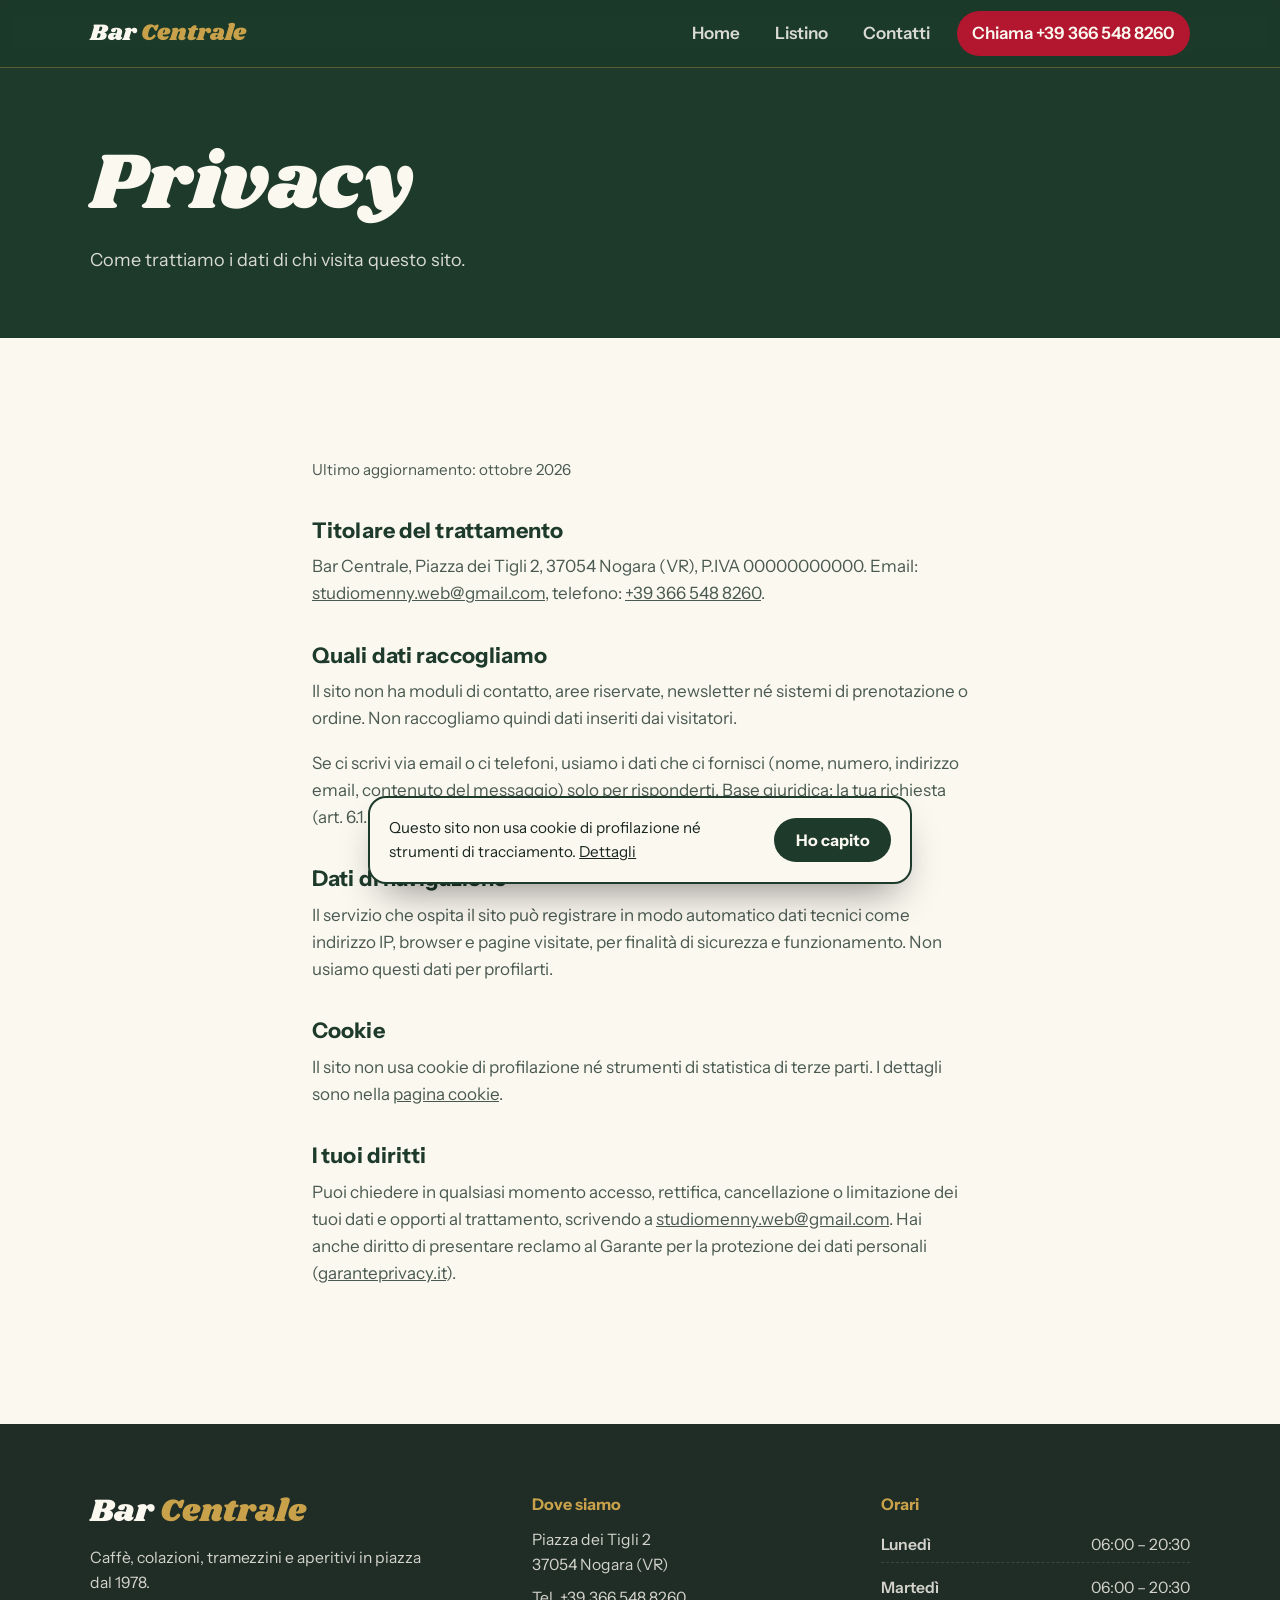
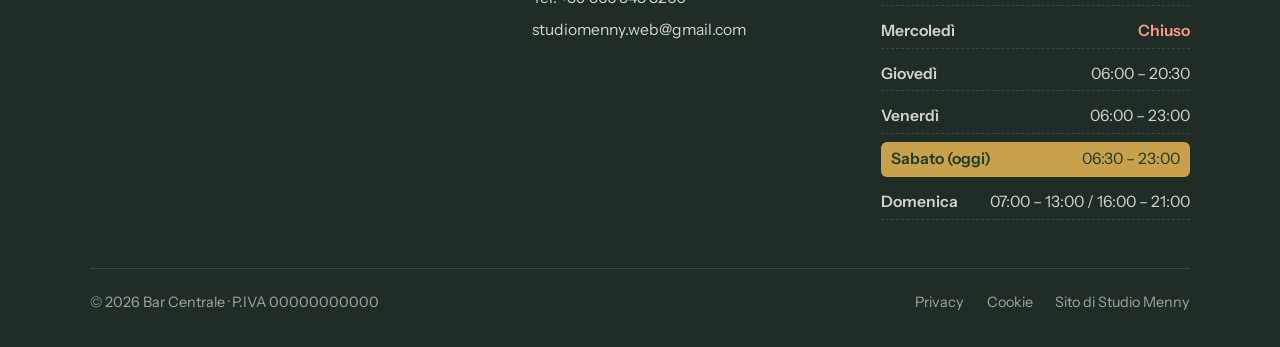
<file: privacy.html>
<!DOCTYPE html>
<html lang="it">
<head>
<meta charset="utf-8">
<meta name="viewport" content="width=device-width, initial-scale=1, viewport-fit=cover">
<title>Privacy · Bar Centrale</title>
<meta name="description" content="Informativa sulla privacy del sito del Bar Centrale.">
<meta name="theme-color" content="#1d3a2a">
<meta property="og:title" content="Privacy · Bar Centrale">
<meta property="og:description" content="Informativa sulla privacy del sito del Bar Centrale.">
<meta property="og:type" content="website">
<meta property="og:image" content="https://studiomenny.github.io/BAR-CENTRALE/img/hero.jpg">
<link rel="icon" href="favicon.svg" type="image/svg+xml">
<link rel="stylesheet" href="css/style.css">
</head>
<body>
<a class="salta" href="#contenuto">Vai al contenuto</a>
<header class="header">
  <div class="wrap">
    <a class="logo" href="index.html" aria-label="Bar Centrale, torna alla home">Bar <span>Centrale</span></a>
    <button class="burger" type="button" aria-label="Apri il menu" aria-expanded="false" aria-controls="nav"><span></span></button>
    <nav class="nav" id="nav" aria-label="Menu principale">
      <ul><li><a href="index.html">Home</a></li><li><a href="menu.html">Listino</a></li><li><a href="contatti.html">Contatti</a></li><li><a class="nav-chiama" href="tel:+393665488260">Chiama +39 366 548 8260</a></li></ul>
    </nav>
  </div>
</header>
<main id="contenuto">

<section class="testata"><div class="wrap"><h1>Privacy</h1><p>Come trattiamo i dati di chi visita questo sito.</p></div></section>
<section class="sezione"><div class="wrap legale">
<p class="aggiornato">Ultimo aggiornamento: ottobre 2026</p>
<h2>Titolare del trattamento</h2>
<p>Bar Centrale, Piazza dei Tigli 2, 37054 Nogara (VR), P.IVA 00000000000. Email: <a href="mailto:studiomenny.web@gmail.com">studiomenny.web@gmail.com</a>, telefono: <a href="tel:+393665488260">+39 366 548 8260</a>.</p>
<h2>Quali dati raccogliamo</h2>
<p>Il sito non ha moduli di contatto, aree riservate, newsletter né sistemi di prenotazione o ordine. Non raccogliamo quindi dati inseriti dai visitatori.</p>
<p>Se ci scrivi via email o ci telefoni, usiamo i dati che ci fornisci (nome, numero, indirizzo email, contenuto del messaggio) solo per risponderti. Base giuridica: la tua richiesta (art. 6.1.b GDPR). Li conserviamo per il tempo necessario a gestirla.</p>
<h2>Dati di navigazione</h2>
<p>Il servizio che ospita il sito può registrare in modo automatico dati tecnici come indirizzo IP, browser e pagine visitate, per finalità di sicurezza e funzionamento. Non usiamo questi dati per profilarti.</p>
<h2>Cookie</h2>
<p>Il sito non usa cookie di profilazione né strumenti di statistica di terze parti. I dettagli sono nella <a href="cookie.html">pagina cookie</a>.</p>
<h2>I tuoi diritti</h2>
<p>Puoi chiedere in qualsiasi momento accesso, rettifica, cancellazione o limitazione dei tuoi dati e opporti al trattamento, scrivendo a <a href="mailto:studiomenny.web@gmail.com">studiomenny.web@gmail.com</a>. Hai anche diritto di presentare reclamo al Garante per la protezione dei dati personali (<a href="https://www.garanteprivacy.it" target="_blank" rel="noopener">garanteprivacy.it</a>).</p>
</div></section>
</main>
<footer class="footer">
  <div class="wrap">
    <div class="footer-grid">
      <div>
        <a class="logo" href="index.html">Bar <span>Centrale</span></a>
        <p style="margin-top:1rem;max-width:22rem">Caffè, colazioni, tramezzini e aperitivi in piazza dal 1978.</p>
      </div>
      <div>
        <h3>Dove siamo</h3>
        <ul>
          <li>Piazza dei Tigli 2<br>37054 Nogara (VR)</li>
          <li><a href="tel:+393665488260">Tel. +39 366 548 8260</a></li>
          <li><a href="mailto:studiomenny.web@gmail.com">studiomenny.web@gmail.com</a></li>
        </ul>
      </div>
      <div>
        <h3>Orari</h3>
        <ul class="orari" data-orari><li><span>Chiamaci per gli orari</span><span><a href="tel:+393665488260">+39 366 548 8260</a></span></li></ul>
      </div>
    </div>
    <div class="footer-fondo">
      <span>© <span data-anno>2026</span> Bar Centrale · P.IVA 00000000000</span>
      <ul>
        <li><a href="privacy.html">Privacy</a></li>
        <li><a href="cookie.html">Cookie</a></li>
        <li><a href="https://www.studiomenny.it/" target="_blank" rel="noopener">Sito di Studio Menny</a></li>
      </ul>
    </div>
  </div>
</footer>
<div class="cookie" role="region" aria-label="Informativa cookie">
  <p>Questo sito non usa cookie di profilazione né strumenti di tracciamento. <a href="cookie.html">Dettagli</a></p>
  <button class="btn btn-verde" type="button">Ho capito</button>
</div>
<button class="su" type="button" aria-label="Torna in cima alla pagina"><svg viewBox="0 0 24 24" fill="none" stroke="currentColor" stroke-width="2.5" stroke-linecap="round" stroke-linejoin="round" aria-hidden="true"><path d="m18 15-6-6-6 6"/></svg></button>
<script src="js/main.js" defer></script>
</body>
</html>
</file>
<file: css/style.css>
/* =========================================================
   BAR CENTRALE — foglio di stile
   Palette: verde bottiglia, piastrella, rosso bitter, spritz, ottone
   ========================================================= */

@font-face { font-family: "Shrikhand"; src: url("../fonts/shrikhand.woff2") format("woff2"); font-weight: 400; font-display: swap; }
@font-face { font-family: "Instrument"; src: url("../fonts/instrument-400.woff2") format("woff2"); font-weight: 400; font-display: swap; }
@font-face { font-family: "Instrument"; src: url("../fonts/instrument-600.woff2") format("woff2"); font-weight: 600; font-display: swap; }
@font-face { font-family: "Instrument"; src: url("../fonts/instrument-700.woff2") format("woff2"); font-weight: 700; font-display: swap; }

:root {
  --verde: #1d3a2a;
  --verde-2: #284d39;
  --lavagna: #1f2d26;
  --piastrella: #e8efe7;
  --fuga: rgba(29, 58, 42, .09);
  --rosso: #b3172f;
  --rosso-scuro: #8c1024;
  --spritz: #f27b2c;
  --ottone: #c9a14a;
  --panna: #fbf8f0;
  --testo: #18261e;
  --testo-2: #4a5a50;
  --display: "Shrikhand", "Georgia", serif;
  --sans: "Instrument", system-ui, -apple-system, "Segoe UI", Roboto, sans-serif;
  --wrap: 1180px;
  --pad: clamp(1.1rem, 4vw, 2.5rem);
  --header-h: 68px;
  --r-s: 6px;
  --r-l: 18px;
}

/* ---------- base ---------- */
*, *::before, *::after { box-sizing: border-box; }
html { -webkit-text-size-adjust: 100%; scroll-behavior: smooth; scroll-padding-top: calc(var(--header-h) + 12px); }
body {
  margin: 0;
  font-family: var(--sans);
  font-size: 1.0625rem;
  line-height: 1.6;
  color: var(--testo);
  background: var(--panna);
  overflow-x: hidden;
  -webkit-font-smoothing: antialiased;
}
body.menu-aperto { overflow: hidden; }
img { max-width: 100%; height: auto; display: block; }
a { color: inherit; }
h1, h2, h3 { margin: 0; line-height: 1.12; font-weight: 400; }
h2 { font-family: var(--display); font-size: clamp(2rem, 5.5vw, 3.4rem); color: var(--verde); letter-spacing: .005em; }
h3 { font-weight: 700; font-size: 1.15rem; }
p { margin: 0 0 1em; }
.wrap { width: 100%; max-width: var(--wrap); margin-inline: auto; padding-inline: var(--pad); }
.sezione { padding-block: clamp(4rem, 10vw, 7.5rem); }
.intro-sezione { max-width: 38rem; margin-bottom: clamp(2rem, 5vw, 3.5rem); }
.intro-sezione p { color: var(--testo-2); font-size: 1.125rem; margin-top: .9rem; }
.salta { position: absolute; left: -999px; top: 0; background: var(--ottone); color: var(--verde); padding: .7rem 1rem; z-index: 200; font-weight: 700; }
.salta:focus { left: 1rem; top: 1rem; }
:focus-visible { outline: 3px solid var(--spritz); outline-offset: 3px; border-radius: 3px; }
.visually-hidden { position: absolute !important; width: 1px; height: 1px; overflow: hidden; clip: rect(0 0 0 0); white-space: nowrap; }

/* pareti piastrellate */
.piastrelle {
  background-color: var(--piastrella);
  background-image:
    linear-gradient(var(--fuga) 1px, transparent 1px),
    linear-gradient(90deg, var(--fuga) 1px, transparent 1px);
  background-size: 56px 28px;
}

/* ---------- bottoni ---------- */
.btn {
  display: inline-flex; align-items: center; justify-content: center; gap: .55rem;
  min-height: 52px; padding: .8rem 1.5rem;
  font: 700 1rem/1 var(--sans); text-decoration: none;
  border: 2px solid transparent; border-radius: 999px; cursor: pointer;
  transition: transform .2s ease, background-color .2s ease, color .2s ease;
}
.btn svg { width: 20px; height: 20px; flex: none; }
.btn:active { transform: scale(.97); }
.btn-rosso { background: var(--rosso); color: var(--panna); }
.btn-rosso:hover { background: var(--rosso-scuro); }
.btn-chiaro { border-color: rgba(251, 248, 240, .7); color: var(--panna); }
.btn-chiaro:hover { background: var(--panna); color: var(--verde); }
.btn-verde { background: var(--verde); color: var(--panna); }
.btn-verde:hover { background: var(--verde-2); }

/* ---------- header ---------- */
.header {
  position: fixed; inset: 0 0 auto 0; z-index: 100;
  height: var(--header-h);
  background: rgba(29, 58, 42, .92);
  -webkit-backdrop-filter: saturate(140%) blur(10px);
  backdrop-filter: saturate(140%) blur(10px);
  color: var(--panna);
  border-bottom: 1px solid rgba(201, 161, 74, .35);
}
.header .wrap { height: 100%; display: flex; align-items: center; justify-content: space-between; gap: 1rem; }
.logo { font-family: var(--display); font-size: 1.45rem; text-decoration: none; color: var(--panna); white-space: nowrap; line-height: 1; }
.logo span { color: var(--ottone); }
.nav ul { list-style: none; margin: 0; padding: 0; display: flex; align-items: center; gap: .3rem; }
.nav a {
  display: block; padding: .55rem .95rem; border-radius: 999px;
  text-decoration: none; font-weight: 600; color: var(--panna); opacity: .85;
  transition: opacity .2s, background-color .2s;
}
.nav a:hover { opacity: 1; background: rgba(251, 248, 240, .1); }
.nav a[aria-current="page"] { opacity: 1; background: var(--ottone); color: var(--verde); }
.nav .nav-chiama { background: var(--rosso); opacity: 1; margin-left: .4rem; }
.nav .nav-chiama:hover { background: var(--rosso-scuro); }
.burger {
  display: none; width: 48px; height: 48px; margin-right: -8px;
  background: none; border: 0; cursor: pointer; color: var(--panna); position: relative;
}
.burger span, .burger::before, .burger::after {
  content: ""; position: absolute; left: 13px; width: 22px; height: 2px; background: currentColor;
  border-radius: 2px; transition: transform .25s ease, opacity .2s;
}
.burger::before { top: 17px; } .burger span { top: 23px; } .burger::after { top: 29px; }
.header.aperto .burger::before { transform: translateY(6px) rotate(45deg); }
.header.aperto .burger span { opacity: 0; }
.header.aperto .burger::after { transform: translateY(-6px) rotate(-45deg); }

@media (max-width: 860px) {
  .burger { display: block; }
  .nav {
    position: fixed; top: var(--header-h); left: 0; right: 0;
    height: calc(100vh - var(--header-h));
    height: calc(100dvh - var(--header-h));
    background: var(--verde); overflow-y: auto;
    padding: 1.5rem var(--pad) 3rem;
    visibility: hidden; opacity: 0; transform: translateY(-8px);
    transition: opacity .25s ease, transform .25s ease, visibility 0s linear .25s;
  }
  .header.aperto .nav { visibility: visible; opacity: 1; transform: none; transition-delay: 0s; }
  .nav ul { flex-direction: column; align-items: stretch; gap: .4rem; }
  .nav a { font-size: 1.35rem; padding: .9rem 1.1rem; border-radius: var(--r-s); }
  .nav .nav-chiama { margin: 1rem 0 0; text-align: center; }
}

/* ---------- hero con insegna ---------- */
.hero {
  position: relative; min-height: 100vh; min-height: 100svh;
  display: grid; place-items: center;
  padding: calc(var(--header-h) + 2rem) var(--pad) 3.5rem;
  color: var(--panna); text-align: center; overflow: hidden;
  background: var(--verde);
}
.hero-foto { position: absolute; inset: 0; }
.hero-foto img { width: 100%; height: 100%; object-fit: cover; }
.hero-foto::after {
  content: ""; position: absolute; inset: 0;
  background:
    radial-gradient(ellipse at 50% 45%, rgba(20, 38, 28, .35), rgba(20, 38, 28, .85) 75%),
    linear-gradient(to bottom, rgba(20, 38, 28, .5), rgba(20, 38, 28, .2) 40%, rgba(20, 38, 28, .9));
}
.hero-contenuto { position: relative; z-index: 1; display: grid; justify-items: center; gap: 1.6rem; max-width: 100%; }

/* l'insegna smaltata: l'elemento memorabile del sito */
.insegna {
  position: relative;
  background: var(--rosso);
  padding: clamp(1.4rem, 4vw, 2.2rem) clamp(1.6rem, 6vw, 3.6rem) clamp(1.6rem, 4vw, 2.4rem);
  border-radius: 22px;
  box-shadow:
    inset 0 0 0 5px var(--rosso),
    inset 0 0 0 8px var(--ottone),
    0 30px 60px -20px rgba(0, 0, 0, .7);
  max-width: 100%;
}
.insegna::before, .insegna::after { /* viti */
  content: ""; position: absolute; top: 50%; width: 10px; height: 10px; margin-top: -5px;
  border-radius: 50%; background: radial-gradient(circle at 35% 35%, #f3dc9c, var(--ottone) 55%, #7d6224);
}
.insegna::before { left: 18px; } .insegna::after { right: 18px; }
.insegna-anno { display: block; font-weight: 600; font-size: clamp(.85rem, 2.4vw, 1rem); letter-spacing: .04em; color: #f6d9a0; }
.insegna h1 {
  font-family: var(--display);
  font-size: clamp(3rem, 13vw, 7.5rem);
  line-height: .95;
  color: var(--panna);
  text-shadow: 0 3px 0 var(--rosso-scuro), 0 0 30px rgba(255, 210, 160, .35);
  word-break: keep-all;
}
.hero-sotto { font-size: clamp(1.1rem, 3vw, 1.35rem); max-width: 30rem; margin: 0; color: rgba(251, 248, 240, .92); }
.hero-azioni { display: flex; flex-wrap: wrap; justify-content: center; gap: .8rem; }

/* accensione dell'insegna: un solo momento animato al caricamento */
@media (prefers-reduced-motion: no-preference) {
  .insegna { animation: accendi 1.6s steps(1, end) .25s both; }
  @keyframes accendi {
    0% { filter: brightness(.35); } 12% { filter: brightness(1); } 18% { filter: brightness(.45); }
    26% { filter: brightness(1); } 32% { filter: brightness(.6); } 40%, 100% { filter: brightness(1); }
  }
}

/* stato aperto/chiuso */
.stato {
  display: inline-flex; align-items: center; gap: .6rem;
  padding: .55rem 1.1rem; border-radius: 999px;
  background: rgba(20, 38, 28, .75); border: 1px solid rgba(201, 161, 74, .5);
  font-weight: 600; font-size: .98rem;
}
.stato:empty { display: none; }
.stato::before { content: ""; width: 10px; height: 10px; border-radius: 50%; background: #9aa69f; flex: none; }
.stato.is-aperto::before { background: #4ee08a; box-shadow: 0 0 0 4px rgba(78, 224, 138, .22); }
.stato.is-chiuso::before { background: var(--spritz); }

/* ---------- striscia scorrevole ---------- */
.striscia { background: var(--spritz); color: var(--verde); overflow: hidden; border-block: 3px solid var(--verde); }
.striscia-traccia { display: flex; width: max-content; }
.striscia ul { display: flex; list-style: none; margin: 0; padding: 0; }
.striscia li { font-family: var(--display); font-size: clamp(1.3rem, 3.5vw, 1.8rem); padding: .55rem 1.2rem; white-space: nowrap; }
.striscia li::after { content: "✦"; font-family: var(--sans); font-size: .8em; margin-left: 2.4rem; color: var(--rosso); }
@media (prefers-reduced-motion: no-preference) {
  .striscia-traccia { animation: scorri 38s linear infinite; }
  @keyframes scorri { to { transform: translateX(-50%); } }
}

/* ---------- foto con riserva se manca il file ---------- */
.foto { position: relative; overflow: hidden; background: var(--verde-2); margin: 0; }
.foto img { width: 100%; height: 100%; object-fit: cover; }
.foto.noimg img { display: none; }
.foto.noimg {
  background-color: var(--verde-2);
  background-image:
    linear-gradient(rgba(251, 248, 240, .07) 1px, transparent 1px),
    linear-gradient(90deg, rgba(251, 248, 240, .07) 1px, transparent 1px);
  background-size: 28px 14px;
}
.foto.noimg::after {
  content: attr(data-nome); position: absolute; inset: auto 0 0 0; padding: .7rem 1rem;
  color: rgba(251, 248, 240, .75); font-size: .85rem; font-weight: 600;
}

/* ---------- il bar (intro) ---------- */
.ilbar-grid { display: grid; grid-template-columns: 1.05fr .95fr; gap: clamp(2rem, 6vw, 5rem); align-items: center; }
.ilbar-testo p { color: var(--testo-2); font-size: 1.125rem; max-width: 34rem; }
.ilbar-testo h2 { margin-bottom: 1.2rem; }
.ilbar-foto { aspect-ratio: 4 / 5; border-radius: var(--r-l); box-shadow: 14px 14px 0 var(--ottone); }
.firma { font-family: var(--display); color: var(--rosso); font-size: 1.5rem; margin-top: 1.4rem; }
@media (max-width: 760px) {
  .ilbar-grid { grid-template-columns: 1fr; }
  .ilbar-foto { aspect-ratio: 4 / 3; box-shadow: 8px 8px 0 var(--ottone); margin-right: 8px; }
}

/* ---------- dal bancone (mosaico prodotti) ---------- */
.mosaico {
  display: grid; gap: 14px;
  grid-template-columns: repeat(4, 1fr);
  grid-auto-rows: clamp(150px, 19vw, 230px);
}
.prodotto { position: relative; border-radius: var(--r-s); color: var(--panna); }
.prodotto .foto { position: absolute; inset: 0; border-radius: inherit; }
.prodotto .foto::before {
  content: ""; position: absolute; inset: 0; z-index: 1;
  background: linear-gradient(to top, rgba(20, 38, 28, .88), rgba(20, 38, 28, 0) 60%);
}
.prodotto-testo { flex-wrap: wrap; position: absolute; z-index: 2; left: 0; right: 0; bottom: 0; padding: 1rem 1.1rem; display: flex; justify-content: space-between; align-items: flex-end; gap: .8rem; }
.prodotto h3 { font-size: 1.1rem; }
.prezzo { font-family: var(--display); font-size: 1.35rem; color: #ffd29a; white-space: nowrap; line-height: 1; }
.prodotto.grande { grid-column: span 2; grid-row: span 2; }
.prodotto.grande h3 { font-family: var(--display); font-weight: 400; font-size: clamp(1.6rem, 3.5vw, 2.4rem); }
.prodotto.largo { grid-column: span 2; }
.mosaico-piede { margin-top: 2rem; display: flex; justify-content: center; }
@media (max-width: 760px) {
  .mosaico { grid-template-columns: 1fr 1fr; grid-auto-rows: 170px; gap: 10px; }
  .prodotto.grande { grid-row: span 2; }
  .prodotto-testo { flex-direction: column; align-items: flex-start; gap: .25rem; padding: .8rem; }
  .prodotto h3 { font-size: 1rem; }
}

/* ---------- la giornata (sequenza oraria reale) ---------- */
.giornata { background: var(--verde); color: var(--panna); }
.giornata h2 { color: var(--panna); }
.giornata .intro-sezione p { color: rgba(251, 248, 240, .78); }
.momenti { list-style: none; margin: 0; padding: 0; display: grid; grid-template-columns: repeat(3, 1fr); gap: clamp(1.2rem, 3vw, 2.2rem); }
.momento { border-top: 3px solid var(--ottone); padding-top: 1.2rem; }
.momento time { font-family: var(--display); font-size: clamp(1.8rem, 4vw, 2.4rem); color: var(--spritz); display: block; line-height: 1; margin-bottom: .7rem; }
.momento h3 { font-size: 1.3rem; margin-bottom: .5rem; }
.momento p { color: rgba(251, 248, 240, .8); margin: 0; }
@media (max-width: 760px) { .momenti { grid-template-columns: 1fr; } }

/* ---------- galleria: collage senza spazi vuoti ---------- */
/* desktop: 3 colonne x 3 righe = 9 celle -> 1 foto grande (4 celle) + 5 foto (1 cella) */
.galleria {
  display: grid; gap: 12px;
  grid-template-columns: repeat(3, 1fr);
  grid-auto-rows: clamp(150px, 24vw, 290px);
}
.galleria button {
  position: relative; display: block; width: 100%; height: 100%;
  padding: 0; border: 0; cursor: zoom-in; background: none;
  border-radius: var(--r-s); overflow: hidden;
}
.galleria button:nth-child(1) { grid-column: span 2; grid-row: span 2; }
.galleria .foto { position: absolute; inset: 0; transition: transform .5s ease; }
.galleria .foto img { position: absolute; inset: 0; width: 100%; height: 100%; object-fit: cover; }
.galleria button:hover .foto { transform: scale(1.04); }
.galleria button.noimg-btn { cursor: default; }
/* mobile: 2 colonne -> prima e ultima foto larghe, le altre a coppie */
@media (max-width: 600px) {
  .galleria { grid-template-columns: 1fr 1fr; grid-auto-rows: 38vw; gap: 8px; }
  .galleria button:nth-child(1) { grid-column: span 2; grid-row: span 1; }
  .galleria button:last-child:nth-child(even) { grid-column: span 2; }
}

.lightbox {
  position: fixed; inset: 0; z-index: 300;
  background: rgba(15, 26, 20, .94);
  display: none; align-items: center; justify-content: center;
  padding: 4.5rem 1rem 2rem;
}
.lightbox.aperto { display: flex; }
.lightbox img { max-width: 100%; max-height: 100%; width: auto; height: auto; object-fit: contain; border-radius: var(--r-s); }
.lightbox-chiudi {
  position: absolute; top: 1rem; right: 1rem; width: 48px; height: 48px; border-radius: 50%;
  border: 0; background: var(--panna); color: var(--verde); font-size: 1.6rem; line-height: 1; cursor: pointer;
}

/* ---------- blocco contatti rapido ---------- */
.contatti-rapidi { display: grid; grid-template-columns: 1.1fr 1fr; gap: clamp(2rem, 5vw, 4rem); align-items: start; }
.chiama-grande {
  display: block; text-decoration: none; color: var(--panna);
  background: var(--rosso); border-radius: var(--r-l);
  padding: clamp(1.6rem, 4vw, 2.4rem);
  box-shadow: inset 0 0 0 6px var(--rosso), inset 0 0 0 8px var(--ottone);
  transition: background-color .2s;
}
.chiama-grande:hover { background: var(--rosso-scuro); box-shadow: inset 0 0 0 6px var(--rosso-scuro), inset 0 0 0 8px var(--ottone); }
.chiama-grande small { display: block; font-weight: 600; opacity: .85; font-size: 1rem; }
.chiama-grande strong { display: block; font-family: var(--display); font-weight: 400; font-size: clamp(1.5rem, 7vw, 2.4rem); line-height: 1.1; margin-top: .3rem; }
.dati { list-style: none; margin: 1.6rem 0 0; padding: 0; display: grid; gap: 1.1rem; }
.dati li { display: grid; grid-template-columns: 26px 1fr; gap: .8rem; align-items: start; }
.dati svg { width: 24px; height: 24px; color: var(--rosso); margin-top: 2px; }
.dati a { font-weight: 600; word-break: break-word; }
.dati span { color: var(--testo-2); display: block; font-size: .95rem; }
@media (max-width: 760px) { .contatti-rapidi { grid-template-columns: 1fr; } }

/* tabella orari (generata da js/main.js) */
.orari { list-style: none; margin: 0; padding: 0; }
.orari li { display: flex; justify-content: space-between; gap: 1rem; padding: .7rem .2rem; border-bottom: 1px dashed rgba(29, 58, 42, .25); }
.orari li span:first-child { font-weight: 600; }
.orari li span:last-child { text-align: right; }
.orari li.oggi { background: var(--ottone); color: var(--verde); border-radius: var(--r-s); padding-inline: .8rem; border-bottom-color: transparent; }
.orari .chiuso-txt { color: var(--rosso); font-weight: 600; }
.orari li.oggi .chiuso-txt { color: var(--rosso-scuro); }
.orari-box { background: var(--panna); border-radius: var(--r-l); padding: clamp(1.3rem, 3vw, 2rem); border: 2px solid var(--verde); }
.orari-box h3 { font-family: var(--display); font-weight: 400; font-size: 1.7rem; color: var(--verde); margin-bottom: .8rem; }
.orari-box .stato { background: var(--verde); color: var(--panna); margin-bottom: 1rem; }
.noscript-orari { color: var(--testo-2); }

/* ---------- testata pagine interne ---------- */
.testata { background: var(--verde); color: var(--panna); padding: calc(var(--header-h) + clamp(2.5rem, 7vw, 4.5rem)) 0 clamp(2.5rem, 6vw, 4rem); }
.testata h1 { font-family: var(--display); font-size: clamp(2.6rem, 9vw, 5rem); color: var(--panna); }
.testata p { margin: 1rem 0 0; max-width: 36rem; color: rgba(251, 248, 240, .85); font-size: 1.125rem; }

/* ---------- listino a lavagna ---------- */
.lavagna-sezione { background: var(--lavagna); color: var(--panna); padding-block: clamp(2.5rem, 6vw, 4rem) clamp(4rem, 9vw, 6rem); }
.filtri { display: flex; gap: .5rem; overflow-x: auto; padding: .2rem .2rem 1rem; margin-bottom: 1.5rem; scrollbar-width: thin; -webkit-overflow-scrolling: touch; }
.filtri button {
  flex: none; min-height: 44px; padding: .5rem 1.1rem; border-radius: 999px;
  border: 1.5px solid rgba(251, 248, 240, .35); background: transparent; color: var(--panna);
  font: 600 .98rem var(--sans); cursor: pointer; transition: background-color .2s, color .2s, border-color .2s;
}
.filtri button:hover { border-color: var(--panna); }
.filtri button[aria-pressed="true"] { background: var(--ottone); border-color: var(--ottone); color: var(--verde); }
.lavagna {
  border: 10px solid #6b4a2b; border-radius: 10px;
  box-shadow: inset 0 0 0 2px #4d341e, 0 25px 50px -25px rgba(0, 0, 0, .8);
  background: radial-gradient(ellipse at 30% 20%, #2c3d34, #1a2620 75%);
  padding: clamp(1.4rem, 4vw, 3rem);
  display: grid; grid-template-columns: 1fr 1fr; gap: clamp(2rem, 5vw, 4rem) clamp(2rem, 6vw, 5rem);
}
.categoria[hidden] { display: none; }
.lavagna.filtrata { grid-template-columns: 1fr; max-width: 46rem; margin-inline: auto; }
.categoria h2 { color: var(--spritz); font-size: clamp(1.8rem, 4.5vw, 2.4rem); margin-bottom: .3rem; }
.categoria > p { color: rgba(251, 248, 240, .65); font-size: .98rem; margin-bottom: 1rem; }
.voci { list-style: none; margin: 0; padding: 0; }
.voci li { padding: .65rem 0; }
.voce-riga { display: flex; align-items: baseline; gap: .5rem; }
.voce-riga strong { font-weight: 600; font-size: 1.08rem; }
.voce-riga::after { content: none; }
.puntini { flex: 1; min-width: 1.5rem; border-bottom: 2px dotted rgba(251, 248, 240, .35); transform: translateY(-4px); }
.voce-prezzo { font-family: var(--display); color: #ffd29a; font-size: 1.15rem; white-space: nowrap; }
.voci small { display: block; color: rgba(251, 248, 240, .62); font-size: .93rem; margin-top: .1rem; padding-right: 3.5rem; }
.nota-listino { margin-top: 2rem; color: rgba(251, 248, 240, .7); font-size: .95rem; text-align: center; }
@media (max-width: 760px) {
  .lavagna { grid-template-columns: 1fr; border-width: 7px; }
  .voci small { padding-right: 0; }
}

/* ---------- pagina contatti ---------- */
.contatti-pagina { display: grid; grid-template-columns: 1fr 1fr; gap: clamp(2rem, 5vw, 4rem); align-items: start; }
.contatti-pagina .btn { margin-top: 1.4rem; }
.avviso {
  margin-top: 1.6rem; padding: 1rem 1.2rem; border-left: 4px solid var(--spritz);
  background: rgba(242, 123, 44, .1); border-radius: 0 var(--r-s) var(--r-s) 0; color: var(--testo-2);
}
@media (max-width: 760px) { .contatti-pagina { grid-template-columns: 1fr; } }

/* ---------- pagine legali ---------- */
.legale { max-width: 46rem; }
.legale h2 { font-family: var(--sans); font-weight: 700; font-size: 1.35rem; color: var(--verde); margin: 2.2rem 0 .7rem; }
.legale p, .legale li { color: var(--testo-2); }
.legale ul { padding-left: 1.2rem; }
.legale .aggiornato { font-size: .95rem; }

/* ---------- 404 ---------- */
.pagina-404 { min-height: 100vh; min-height: 100svh; display: grid; place-items: center; text-align: center; padding: var(--pad); background: var(--verde); color: var(--panna); }
.pagina-404 .insegna h1 { font-size: clamp(3rem, 14vw, 6rem); }
.pagina-404 p { margin: 1.6rem 0; font-size: 1.15rem; }

/* ---------- footer ---------- */
.footer { background: var(--lavagna); color: rgba(251, 248, 240, .82); padding: clamp(3rem, 7vw, 4.5rem) 0 2rem; font-size: .98rem; }
.footer-grid { display: grid; grid-template-columns: 1.3fr 1fr 1fr; gap: 2.5rem; }
.footer .logo { font-size: 2rem; }
.footer h3 { color: var(--ottone); font-size: 1rem; margin-bottom: .8rem; }
.footer ul { list-style: none; margin: 0; padding: 0; display: grid; gap: .45rem; }
.footer a { text-decoration: none; }
.footer a:hover { color: var(--panna); text-decoration: underline; }
.footer .orari li { padding: .3rem 0; border-bottom-color: rgba(251, 248, 240, .12); }
.footer .orari li.oggi { padding-inline: .6rem; }
.footer .orari .chiuso-txt { color: #ff9a8c; }
.footer .orari li.oggi .chiuso-txt { color: var(--rosso-scuro); }
.footer-fondo { margin-top: 3rem; padding-top: 1.4rem; border-top: 1px solid rgba(251, 248, 240, .12); display: flex; flex-wrap: wrap; justify-content: space-between; gap: .8rem 2rem; font-size: .9rem; color: rgba(251, 248, 240, .6); }
.footer-fondo ul { display: flex; flex-wrap: wrap; gap: .4rem 1.4rem; }
@media (max-width: 860px) { .footer-grid { grid-template-columns: 1fr 1fr; } .footer-grid > :first-child { grid-column: 1 / -1; } }
@media (max-width: 520px) { .footer-grid { grid-template-columns: 1fr; } }

/* ---------- banner cookie ---------- */
.cookie {
  position: fixed; z-index: 250; left: 1rem; right: 1rem; bottom: 1rem;
  bottom: calc(1rem + env(safe-area-inset-bottom, 0px));
  max-width: 34rem; margin-inline: auto;
  background: var(--panna); color: var(--testo); border: 2px solid var(--verde); border-radius: var(--r-l);
  padding: 1.1rem 1.2rem; box-shadow: 0 20px 40px -15px rgba(0, 0, 0, .45);
  display: none; gap: .9rem; align-items: center;
}
.cookie.visibile { display: flex; }
.cookie p { margin: 0; font-size: .95rem; }
.cookie .btn { min-height: 44px; padding: .6rem 1.2rem; flex: none; }
@media (max-width: 480px) { .cookie { flex-direction: column; align-items: stretch; text-align: left; } }

/* ---------- torna su ---------- */
.su {
  position: fixed; z-index: 90; right: 1rem; bottom: 1rem; bottom: calc(1rem + env(safe-area-inset-bottom, 0px));
  width: 48px; height: 48px; border-radius: 50%; border: 2px solid var(--ottone);
  background: var(--verde); color: var(--panna); cursor: pointer;
  display: grid; place-items: center;
  opacity: 0; visibility: hidden; transform: translateY(10px);
  transition: opacity .25s, transform .25s, visibility 0s linear .25s;
}
.su svg { width: 22px; height: 22px; }
.su.visibile { opacity: 1; visibility: visible; transform: none; transition-delay: 0s; }

@media (prefers-reduced-motion: reduce) {
  html { scroll-behavior: auto; }
  *, *::before, *::after { transition-duration: .01ms !important; animation: none !important; }
}

/* ritocchi: etichetta foto mancante in alto nelle tessere prodotto, prezzi lunghi su mobile */
.prodotto .foto.noimg::after { inset: 0 0 auto 0; }
@media (max-width: 760px) {
  .prodotto .prezzo { white-space: normal; font-size: 1.15rem; line-height: 1.1; }
}

/* ---------- caricamento foto: comparsa morbida invece dello "scatto" ---------- */
/* la classe .js viene messa solo se lo script funziona: senza JS le foto si vedono subito */
.js .foto img { opacity: 0; transition: opacity .45s ease; }
.js .foto img.caricata { opacity: 1; }
.js .foto:not(.noimg) {
  background-color: var(--verde-2);
  background-image: linear-gradient(110deg, rgba(251, 248, 240, 0) 30%, rgba(251, 248, 240, .08) 50%, rgba(251, 248, 240, 0) 70%);
  background-size: 250% 100%;
}
@media (prefers-reduced-motion: no-preference) {
  .js .foto:not(.noimg) { animation: attesa 1.4s ease-in-out infinite; }
  .js .foto.pronta { animation: none; background-image: none; }
  @keyframes attesa { from { background-position: 120% 0; } to { background-position: -20% 0; } }
}
</file>
